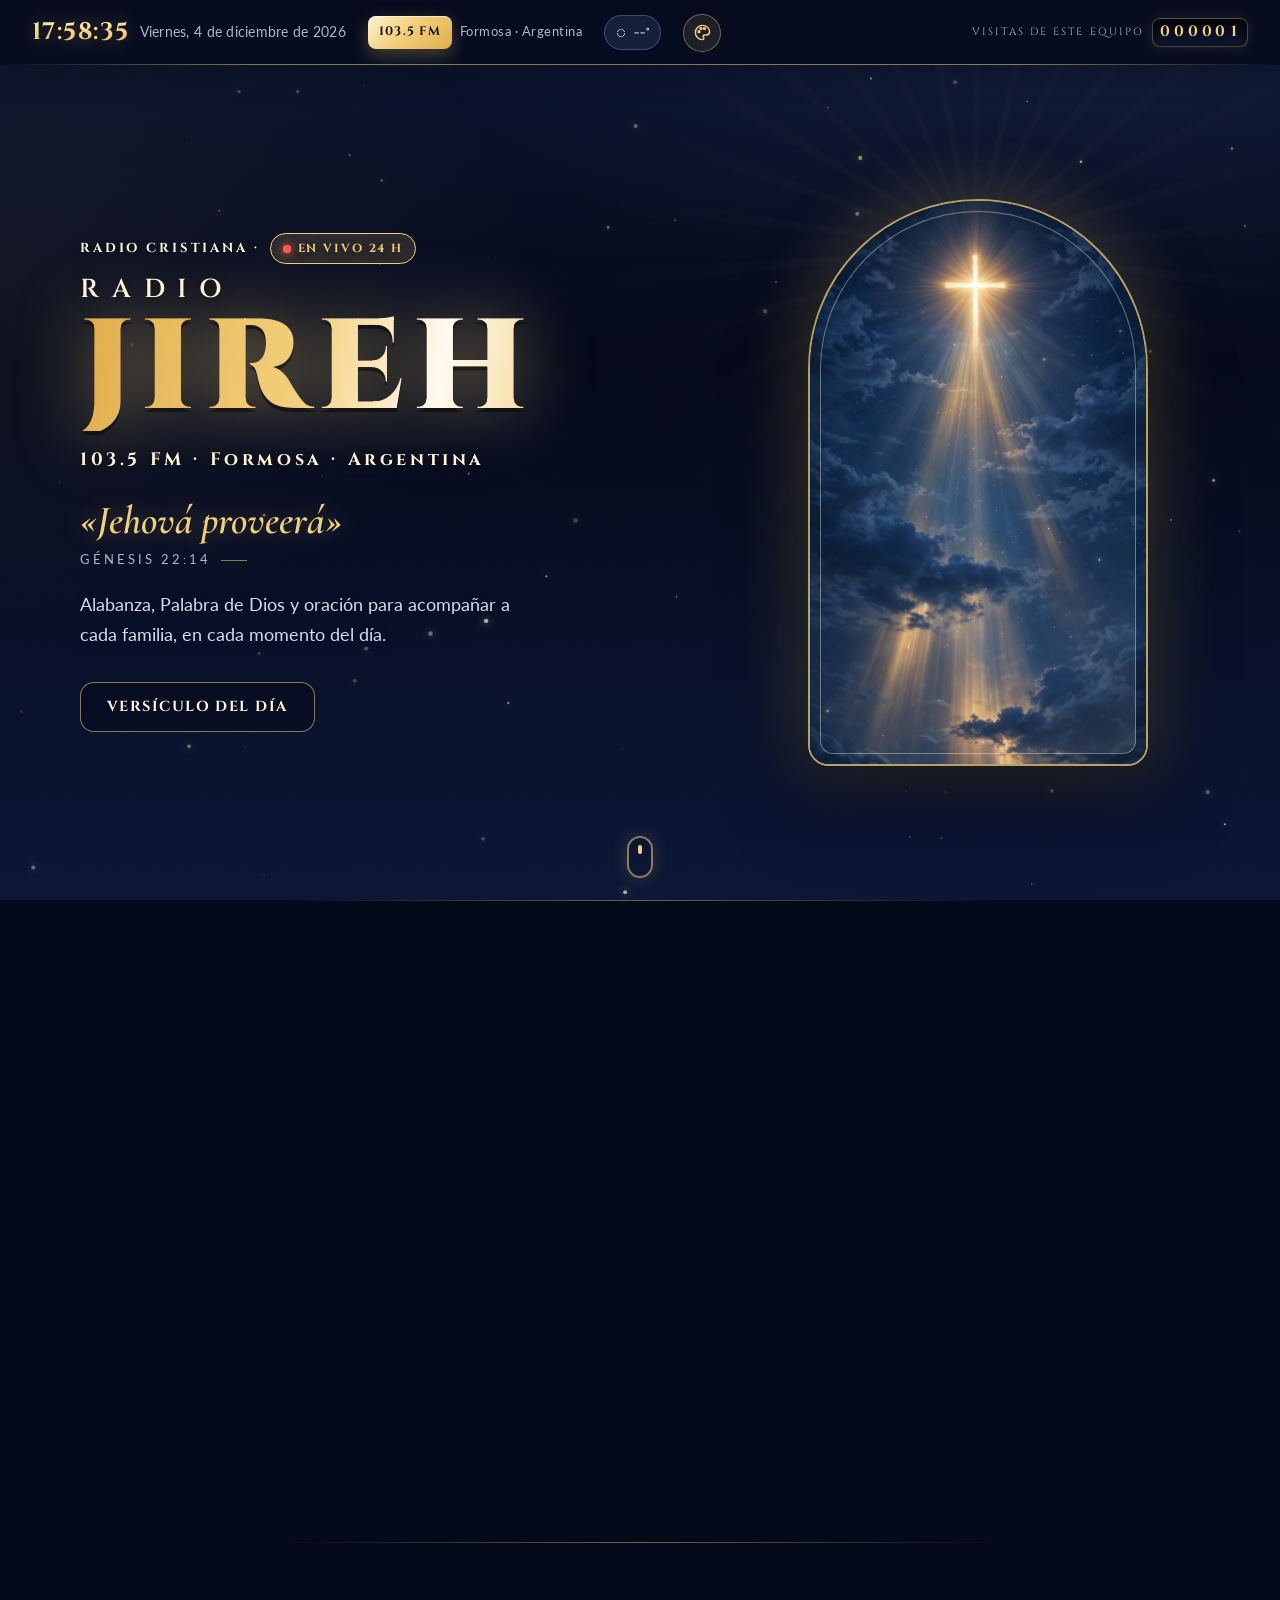
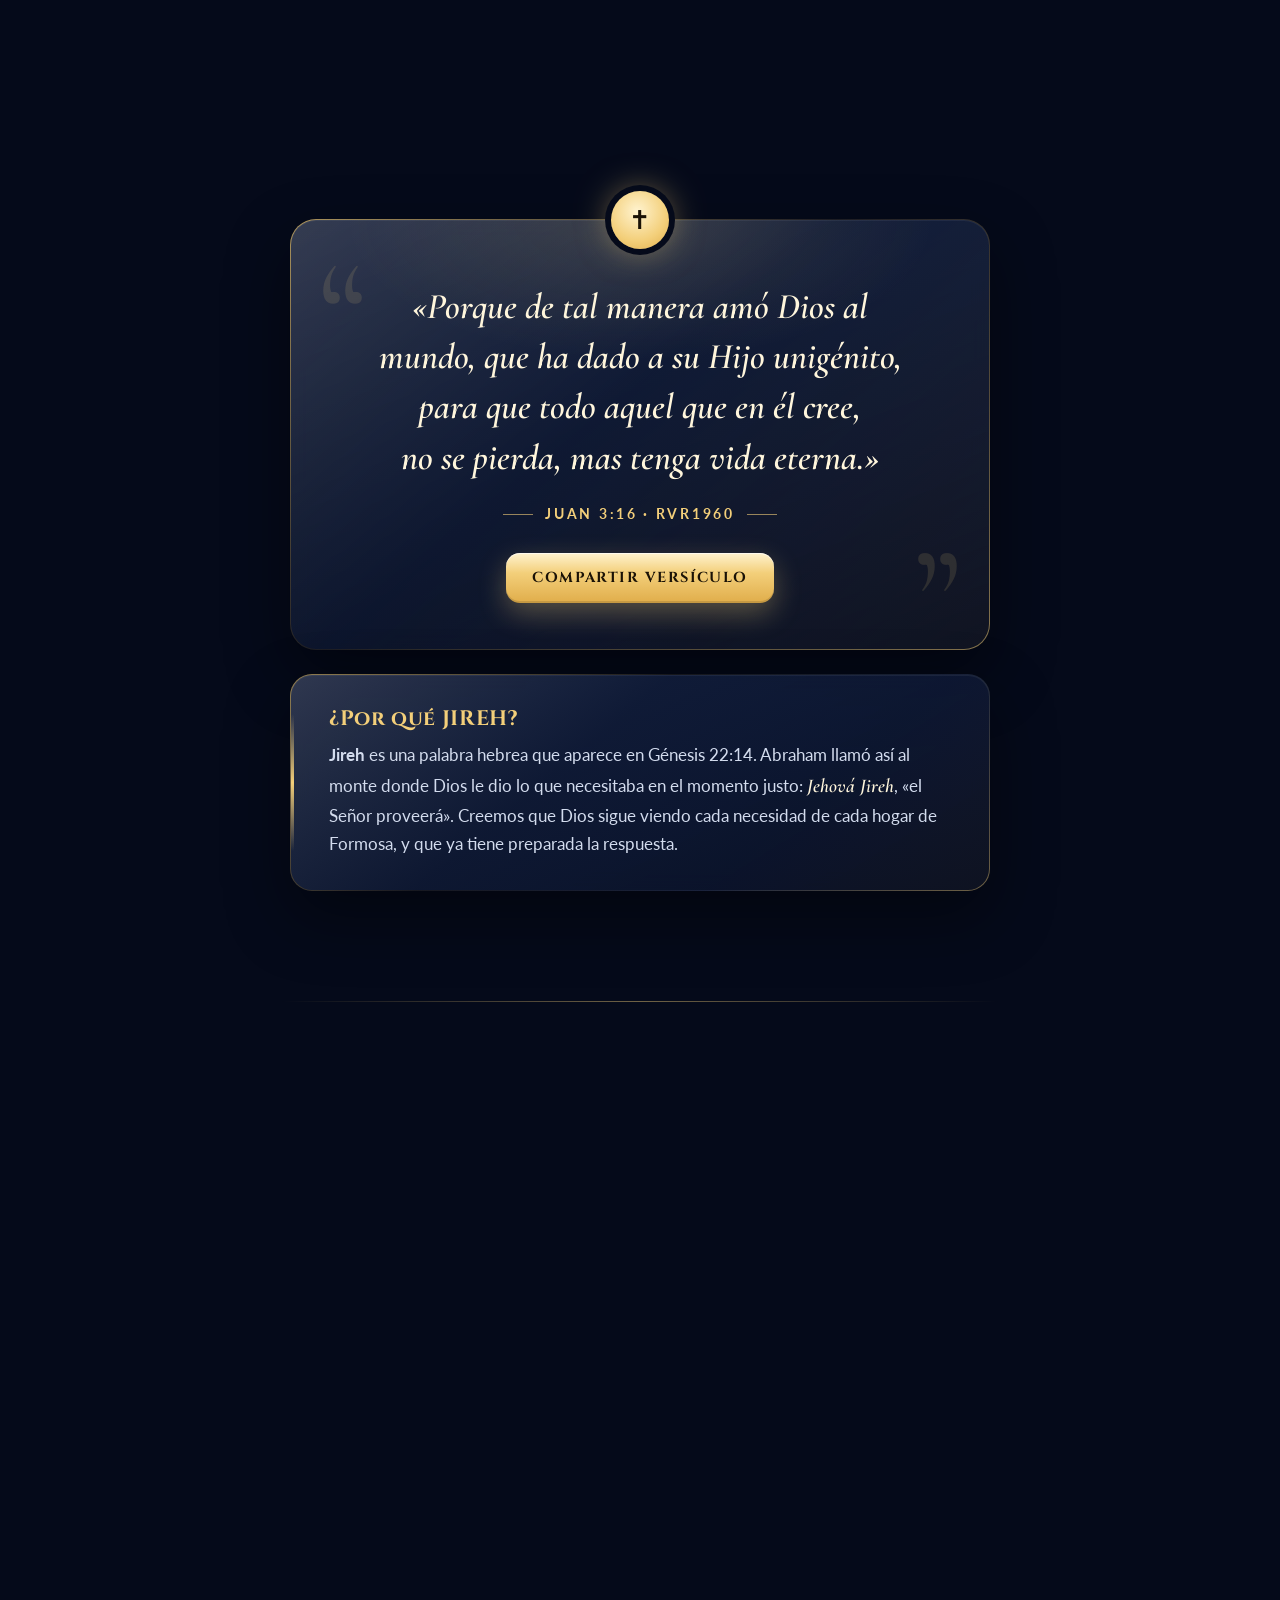
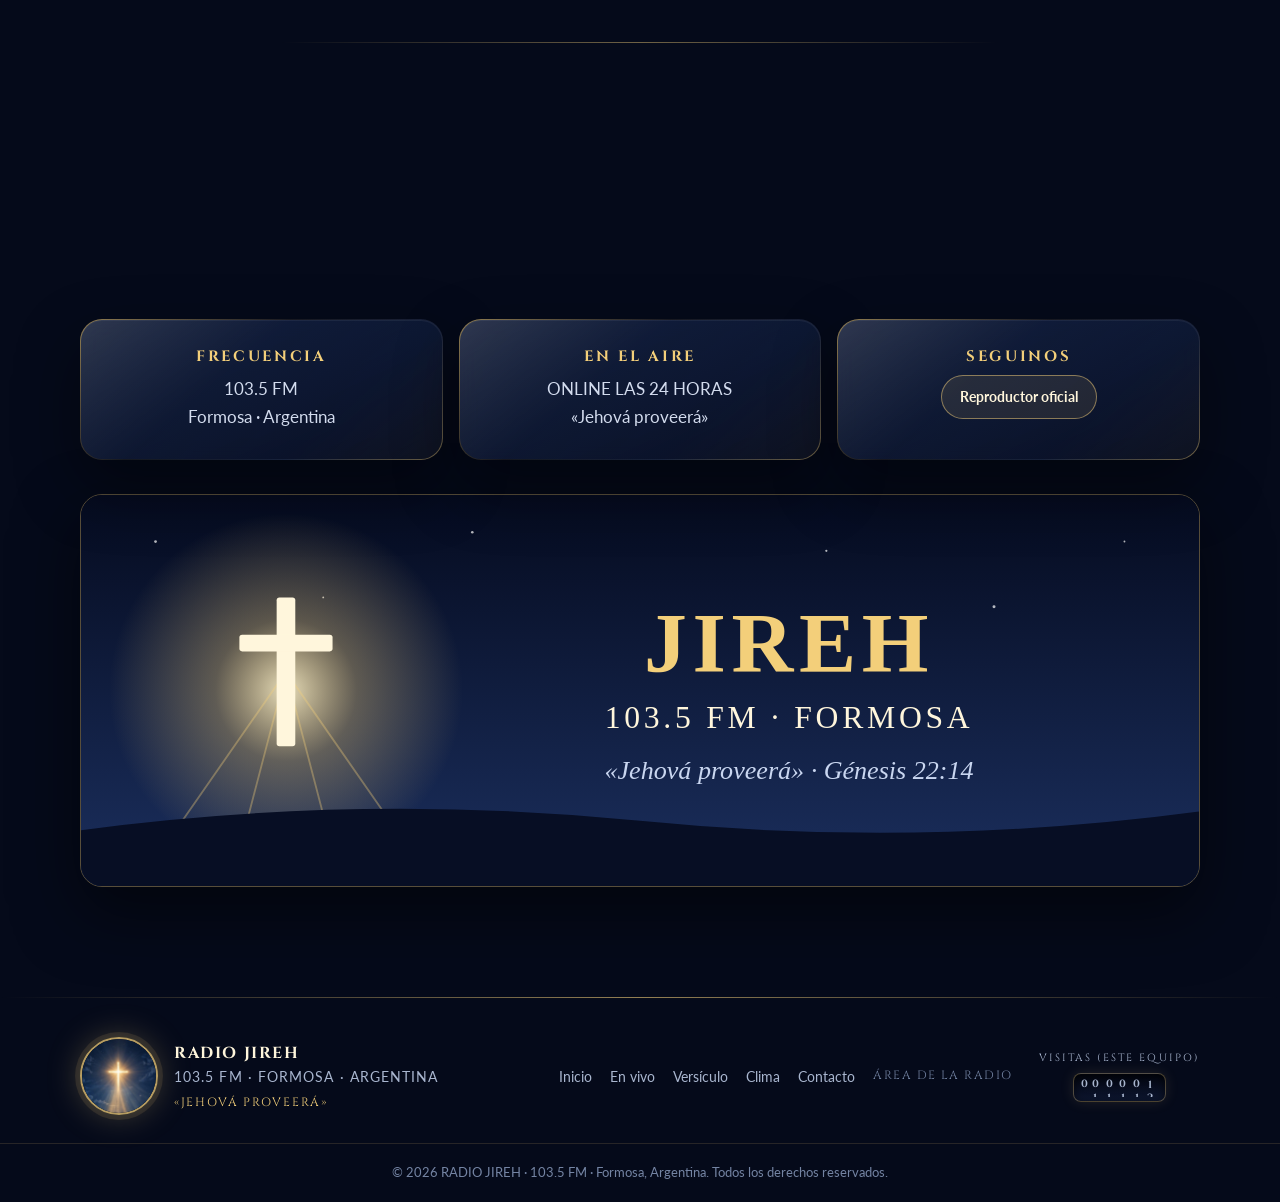
<file: index.html>
<!DOCTYPE html>
<html lang="es">

<head>
  <meta charset="utf-8">
  <meta name="viewport" content="width=device-width, initial-scale=1, viewport-fit=cover">
  <title>RADIO JIREH · 103.5 FM · Formosa, Argentina</title>
  <meta name="description"
    content="RADIO JIREH, 103.5 FM de Formosa, Argentina. Radio cristiana online las 24 horas: alabanza, Palabra de Dios, oración y el versículo del día. «Jehová proveerá» (Génesis 22:14).">
  <meta name="theme-color" content="#070d1f" id="metaColorTema">
  <meta property="og:type" content="website">
  <meta property="og:title" content="RADIO JIREH · 103.5 FM · Formosa">
  <meta property="og:description" content="Radio cristiana online 24 horas · Alabanza, Palabra y oración · «Jehová proveerá»">
  <meta property="og:image" content="assets/img/og-jireh.jpg">
  <meta property="og:locale" content="es_AR">
  <meta name="twitter:card" content="summary_large_image">
  <meta name="twitter:title" content="RADIO JIREH · 103.5 FM">
  <meta name="twitter:description" content="Radio cristiana online 24 horas desde Formosa, Argentina">
  <meta name="twitter:image" content="assets/img/og-jireh.jpg">
  <link rel="manifest" href="manifest.webmanifest">
  <meta name="mobile-web-app-capable" content="yes">
  <meta name="apple-mobile-web-app-capable" content="yes">
  <meta name="apple-mobile-web-app-status-bar-style" content="black-translucent">
  <meta name="apple-mobile-web-app-title" content="Radio JIREH">
  <link rel="icon" href="assets/img/favicon.svg" type="image/svg+xml">
  <link rel="apple-touch-icon" sizes="180x180" href="assets/img/apple-touch-icon-180.png">
  <link rel="preconnect" href="https://fonts.googleapis.com">
  <link rel="preconnect" href="https://fonts.gstatic.com" crossorigin>
  <link rel="stylesheet"
    href="https://fonts.googleapis.com/css2?family=Cinzel:wght@600;700;900&family=Cormorant+Garamond:ital,wght@0,600;1,500;1,600&family=Lato:ital,wght@0,400;0,700;1,400&display=swap">
  <link rel="stylesheet" href="css/styles.css">
  <script>
    /* Aplica el tema de colores guardado antes de dibujar la página (evita el parpadeo) */
    try { var temaGuardado = localStorage.getItem('jireh_tema'); if (temaGuardado === 'aurora' || temaGuardado === 'amanecer') { document.documentElement.setAttribute('data-tema', temaGuardado); } } catch (e) {}
  </script>
</head>

<body>

  <a class="saltar" href="#contenido">Ir al contenido principal</a>

  <!-- ============================ BARRA SUPERIOR ============================ -->
  <div class="barra-superior" id="barraSuperior">
    <div class="barra-inner">
      <div class="barra-bloque reloj-bloque">
        <span class="reloj" id="reloj">00:00:00</span>
        <span class="fecha" id="fechaLarga">—</span>
      </div>

      <div class="barra-bloque badge-frec" aria-label="Frecuencia 103.5 FM">
        <span class="badge-fm">103.5 FM</span>
        <span class="ubicacion">Formosa · Argentina</span>
      </div>

      <a class="barra-bloque clima-mini" id="climaMini" href="#clima" aria-label="Ver el clima actual de Formosa"
        title="Clima actual en Formosa">
        <span class="clima-mini-ico" id="climaMiniIco" aria-hidden="true">◑</span>
        <span class="clima-mini-temp" id="climaMiniTemp">--°</span>
      </a>

      <div class="barra-bloque tema-bloque">
        <button type="button" class="tema-btn" id="btnTema" aria-haspopup="true" aria-expanded="false"
          aria-controls="menuTema" aria-label="Cambiar los colores de la página" title="Colores de la página">
          <svg viewBox="0 0 24 24" aria-hidden="true"><path d="M12 3a9 9 0 1 0 0 18c1.1 0 1.8-.8 1.8-1.7 0-.5-.2-.9-.5-1.2-.3-.3-.5-.7-.5-1.2 0-.9.8-1.7 1.8-1.7H17a4 4 0 0 0 4-4C21 6.6 17 3 12 3Z"/><circle cx="7.5" cy="11" r="1.2"/><circle cx="10" cy="7" r="1.2"/><circle cx="14.5" cy="7" r="1.2"/></svg>
        </button>
        <div class="tema-menu" id="menuTema" role="menu" aria-label="Colores de la página" hidden>
          <span class="tema-menu-titulo">Colores</span>
          <button type="button" class="tema-opcion" role="menuitemradio" aria-checked="true" data-tema="noche">
            <span class="tema-muestra tema-muestra-noche" aria-hidden="true"></span>Noche dorada</button>
          <button type="button" class="tema-opcion" role="menuitemradio" aria-checked="false" data-tema="aurora">
            <span class="tema-muestra tema-muestra-aurora" aria-hidden="true"></span>Aurora real</button>
          <button type="button" class="tema-opcion" role="menuitemradio" aria-checked="false" data-tema="amanecer">
            <span class="tema-muestra tema-muestra-amanecer" aria-hidden="true"></span>Amanecer (claro)</button>
        </div>
      </div>

      <div class="barra-bloque visitas-bloque" title="Visitas contadas en este equipo">
        <span class="visitas-etiqueta">VISITAS DE ESTE EQUIPO</span>
        <span class="odometro" id="odometroBarra" data-odometro="1">000000</span>
      </div>
    </div>
  </div>

  <main id="contenido">
    <!-- ================================ HERO ================================= -->
    <section class="hero" id="inicio" aria-labelledby="inicio-titulo">
      <canvas class="hero-canvas" id="particulas" aria-hidden="true"></canvas>

      <div class="hero-contenido hero-layout">
        <div class="hero-copy">
          <p class="hero-kicker reveal">RADIO CRISTIANA · <span class="badge-vivo"><i></i>EN VIVO 24 H</span></p>
          <h1 class="hero-titulo reveal" id="inicio-titulo">
            <span class="hero-titulo-pre">Radio</span>
            <span class="dorado">JIREH</span>
          </h1>
          <p class="hero-frec reveal">103.5 FM · Formosa · Argentina</p>
          <blockquote class="hero-cita reveal">
            <p>«Jehová proveerá»</p>
            <cite>Génesis 22:14</cite>
          </blockquote>
          <p class="hero-frase reveal">Alabanza, Palabra de Dios y oración para acompañar a cada familia, en cada
            momento del día.</p>
          <div class="hero-acciones reveal">
            <a class="btn btn-fantasma" href="#versiculo">VERSÍCULO DEL DÍA</a>
            <button type="button" class="btn btn-instalar" id="btnInstalarApp" hidden>📲 INSTALAR APP</button>
          </div>
        </div>

        <div class="hero-visual reveal" aria-hidden="true">
          <div class="vitral">
            <img src="assets/img/fondo-cruz.jpg" alt="" width="685" height="1600" loading="eager">
          </div>
        </div>
      </div>

      <a class="hero-bajar" href="#en-vivo" aria-label="Bajar al reproductor en vivo"><span></span></a>
    </section>

    <!-- ============================== EN VIVO ================================ -->
    <section class="seccion seccion-vivo" id="en-vivo" aria-labelledby="en-vivo-titulo">
      <div class="contenedor">
        <div class="vivo-panel reveal">
          <div class="vivo-copy">
            <span class="seccion-lema">Transmisión en directo</span>
            <h2 class="seccion-titulo" id="en-vivo-titulo">EN VIVO · 103.5 FM</h2>
            <p>Desde Formosa para todo el mundo. Tocá el botón y escuchá la radio donde estés.</p>
          </div>

          <div class="reproductor" id="reproductor" data-estado="detenido">
            <button type="button" class="btn-play" id="btnPlay" aria-label="Reproducir la radio">
              <span class="btn-play-aro" aria-hidden="true"></span>
              <span class="btn-play-ico" id="iconoPlay" aria-hidden="true">▶</span>
              <span class="btn-play-txt" id="textoPlay">ESCUCHAR</span>
            </button>
            <div class="ecualizador" aria-hidden="true"><i></i><i></i><i></i><i></i><i></i><i></i><i></i><i></i><i></i><i></i><i></i><i></i><i></i></div>
            <div class="repro-estado">
              <span class="repro-led" aria-hidden="true"></span>
              <span class="lcd-estado" id="estadoRepro" role="status" aria-live="polite">DETENIDO</span>
              <span class="repro-tiempo" id="tiempoRepro">00:00</span>
            </div>
            <div class="repro-volumen">
              <label class="vol-etiqueta" for="volumen">VOLUMEN</label>
              <input type="range" id="volumen" min="0" max="100" value="80" step="1" aria-label="Volumen">
              <output class="vol-valor" id="volValor" for="volumen">80</output>
            </div>
            <button type="button" class="btn btn-fantasma btn-reintentar" id="btnReintentar" hidden>↻ REINTENTAR</button>
            <audio id="radioAudio" preload="none"></audio>
          </div>
        </div>
      </div>
    </section>

    <!-- =========================== VERSÍCULO DEL DÍA ========================= -->
    <section class="seccion seccion-versiculo" id="versiculo" aria-labelledby="versiculo-titulo">
      <div class="contenedor contenedor-estrecho">
        <header class="seccion-cabecera reveal">
          <span class="seccion-lema">Pan para el alma</span>
          <h2 class="seccion-titulo" id="versiculo-titulo">VERSÍCULO DEL DÍA</h2>
          <span class="separador"></span>
        </header>

        <figure class="versiculo-card reveal">
          <span class="versiculo-comillas" aria-hidden="true">✝</span>
          <blockquote class="versiculo-texto" id="versiculoTexto">«Jehová es mi pastor; nada me faltará.»</blockquote>
          <figcaption class="versiculo-cita" id="versiculoCita">Salmos 23:1 · RVR1960</figcaption>
          <button type="button" class="btn btn-dorado" id="btnCompartirVersiculo">COMPARTIR VERSÍCULO</button>
        </figure>

        <div class="nombre-card reveal">
          <h3>¿Por qué JIREH?</h3>
          <p><strong>Jireh</strong> es una palabra hebrea que aparece en Génesis 22:14. Abraham llamó así al monte donde
            Dios le dio lo que necesitaba en el momento justo: <em>Jehová Jireh</em>, «el Señor proveerá». Creemos que
            Dios sigue viendo cada necesidad de cada hogar de Formosa, y que ya tiene preparada la respuesta.</p>
        </div>
      </div>
    </section>

    <!-- =========================== PEDIDOS DE ORACIÓN ======================== -->
    <section class="seccion seccion-oracion" id="oracion" aria-labelledby="oracion-titulo">
      <div class="contenedor contenedor-estrecho">
        <header class="seccion-cabecera reveal">
          <span class="seccion-lema">Oramos con vos</span>
          <h2 class="seccion-titulo" id="oracion-titulo">PEDIDOS DE ORACIÓN</h2>
          <p class="seccion-bajada">«Orad unos por otros» (Santiago 5:16). Dejanos tu pedido y lo vamos a presentar
            en oración.</p>
          <span class="separador"></span>
        </header>

        <form class="news-form reveal" id="formOracion" novalidate>
          <div class="campo">
            <label for="oracionNombre">Nombre <span class="opcional">(opcional)</span></label>
            <input type="text" id="oracionNombre" name="nombre" autocomplete="given-name" placeholder="Cómo te llamás">
          </div>
          <div class="campo">
            <label for="oracionPedido">Tu pedido *</label>
            <textarea id="oracionPedido" name="pedido" rows="4" required aria-describedby="oracionError"
              placeholder="Contanos por qué querés que oremos"></textarea>
            <p class="error-campo" id="oracionError" role="alert" hidden></p>
          </div>
          <button class="btn btn-dorado btn-ancho" type="submit" id="btnOracion">ENVIAR PEDIDO</button>
          <p class="privacidad" id="oracionNota"></p>
        </form>
      </div>
    </section>

    <!-- ================================= CLIMA =============================== -->
    <section class="seccion seccion-clima" id="clima" aria-labelledby="clima-titulo">
      <div class="contenedor">
        <header class="seccion-cabecera reveal">
          <span class="seccion-lema">Condiciones actuales · Formosa</span>
          <h2 class="seccion-titulo" id="clima-titulo">CLIMA DE FORMOSA</h2>
          <span class="separador"></span>
        </header>

        <div class="clima-card reveal" id="climaCard">
          <div class="clima-estado" id="climaEstado" role="status" aria-live="polite">Cargando el clima…</div>
          <div class="clima-principal" id="climaPrincipal" hidden>
            <div class="clima-ico" id="climaIco" aria-hidden="true"></div>
            <div class="clima-numeros">
              <div class="clima-temp" id="climaTemp">--°</div>
              <div class="clima-sens" id="climaSens">Sensación --°</div>
              <div class="clima-desc" id="climaDesc">—</div>
            </div>
            <ul class="clima-datos" id="climaDatos">
              <li><span>Humedad</span><strong id="climaHumedad">--%</strong></li>
              <li><span>Viento</span><strong id="climaViento">-- km/h</strong></li>
              <li><span>Ubicación</span><strong>Formosa · AR</strong></li>
            </ul>
          </div>
          <p class="clima-actualizado" id="climaActualizado" hidden></p>
          <div class="clima-dias" id="climaDias" hidden></div>
          <p class="clima-fuente">Fuente: <a href="https://wttr.in/Formosa,Argentina" target="_blank"
              rel="noopener noreferrer">wttr.in / WorldWeatherOnline</a>.</p>
          <button type="button" class="btn btn-fantasma" id="btnClimaReintentar" hidden>Reintentar</button>
        </div>
      </div>
    </section>

    <!-- ============================== NEWSLETTER ============================== -->
    <section class="seccion seccion-news" id="newsletter" aria-labelledby="newsletter-titulo">
      <div class="contenedor contenedor-estrecho">
        <header class="seccion-cabecera reveal">
          <span class="seccion-lema">Mantenete conectado</span>
          <h2 class="seccion-titulo" id="newsletter-titulo">NEWSLETTER</h2>
          <p class="seccion-bajada">Recibí las novedades de la radio, la programación especial y los eventos de la
            iglesia.</p>
          <span class="separador"></span>
        </header>

        <form class="news-form reveal" id="formNews" novalidate>
          <div class="campo">
            <label for="newsNombre">Nombre <span class="opcional">(opcional)</span></label>
            <input type="text" id="newsNombre" name="nombre" autocomplete="given-name" placeholder="Cómo te llamás">
          </div>
          <div class="campo">
            <label for="newsEmail">Correo electrónico *</label>
            <input type="email" id="newsEmail" name="email" autocomplete="email" placeholder="tucorreo@ejemplo.com"
              required aria-describedby="newsError">
            <p class="error-campo" id="newsError" role="alert" hidden></p>
          </div>
          <button class="btn btn-dorado btn-ancho" type="submit">QUIERO SUMARME</button>
          <p class="privacidad">
            <strong>Privacidad:</strong> al enviar, se abre tu programa de correo con el mensaje
            para la radio (no se envía a ningún servidor ni a terceros); además la suscripción
            queda guardada en este equipo, dentro de la lista del panel. Podés pedir que la
            saquemos cuando quieras escribiéndonos.
          </p>
        </form>
      </div>
    </section>

    <!-- =============================== CONTACTO ============================== -->
    <section class="seccion seccion-contacto" id="contacto" aria-labelledby="contacto-titulo">
      <div class="contenedor">
        <header class="seccion-cabecera reveal">
          <span class="seccion-lema">Siempre en el aire</span>
          <h2 class="seccion-titulo" id="contacto-titulo">CONTACTO</h2>
          <span class="separador"></span>
        </header>

        <div class="contacto-grid reveal">
          <div class="contacto-dato">
            <h3>Frecuencia</h3>
            <p>103.5 FM<br>Formosa · Argentina</p>
          </div>
          <div class="contacto-dato">
            <h3>En el aire</h3>
            <p>ONLINE LAS 24 HORAS<br>«Jehová proveerá»</p>
          </div>
          <div class="contacto-dato">
            <h3>Seguinos</h3>
            <p class="redes" id="listaRedes"><!-- generado por main.js desde config.js --></p>
          </div>
        </div>

        <img class="banner-vivo reveal" src="assets/img/banner-vivo.svg"
          alt="Cruz iluminada: Radio JIREH 103.5 FM Formosa · «Jehová proveerá», Génesis 22:14" width="1200"
          height="420" loading="lazy">
      </div>
    </section>

  </main>

  <!-- ================================ FOOTER =============================== -->
  <footer class="pie">
    <div class="contenedor pie-inner">
      <div class="pie-marca">
        <img src="logo-radio.jpg" alt="Logo de Radio JIREH: cruz de luz en el cielo" width="90" height="90"
          loading="lazy">
        <div>
          <strong>RADIO JIREH</strong>
          <span>103.5 FM · FORMOSA · ARGENTINA</span>
          <span class="pie-tagline">«JEHOVÁ PROVEERÁ»</span>
        </div>
      </div>

      <div class="pie-links">
        <a href="#inicio">Inicio</a>
        <a href="#en-vivo">En vivo</a>
        <a href="#versiculo">Versículo</a>
        <a href="#oracion">Oración</a>
        <a href="#clima">Clima</a>
        <a href="#newsletter">Newsletter</a>
        <a href="#contacto">Contacto</a>
        <a href="#" id="linkAdmin" class="pie-admin">Área de la radio</a>
      </div>

      <div class="pie-visitas">
        <span>VISITAS (ESTE EQUIPO)</span>
        <span class="odometro" id="odometroPie" data-odometro="1">000000</span>
      </div>
    </div>
    <div class="pie-legal">
      <p>© 2026 RADIO JIREH · 103.5 FM · Formosa, Argentina. Todos los derechos reservados.</p>
    </div>
  </footer>

  <!-- ============================ MODAL ÁREA DE LA RADIO ==================== -->
  <div class="modal modal-admin" id="modalAdmin" role="dialog" aria-modal="true" aria-labelledby="adminTitulo" hidden>
    <div class="modal-fondo" data-cerrar></div>
    <div class="modal-caja modal-caja-ancho" role="document">
      <button class="modal-cerrar" type="button" data-cerrar aria-label="Cerrar el panel">✕</button>

      <!-- Paso 1: contraseña -->
      <div id="adminLogin">
        <h3 class="modal-titulo" id="adminTitulo">Área de la radio</h3>
        <p class="admin-sut">Ingresá la contraseña del dueño para administrar la página.</p>
        <form id="formLogin" novalidate>
          <div class="campo">
            <label for="adminClave">Contraseña</label>
            <input type="password" id="adminClave" autocomplete="current-password" required>
            <p class="error-campo" id="adminError" role="alert" hidden>La contraseña no coincide. Probá de nuevo.</p>
          </div>
          <button class="btn btn-dorado btn-ancho" type="submit">ENTRAR</button>
        </form>
      </div>

      <!-- Paso 2: panel -->
      <div id="adminPanel" hidden>
        <h3 class="modal-titulo">Panel de administración</h3>

        <div class="admin-resumen">
          <div class="admin-stat"><span>Visitas (equipo)</span><strong id="adminVisitas">0</strong></div>
          <div class="admin-stat"><span>Suscriptores</span><strong id="adminSuscriptores">0</strong></div>
        </div>

        <div class="admin-tabs" id="adminTabs" role="tablist">
          <button type="button" class="admin-tab activo" data-atab="suscriptores">Suscriptores</button>
          <button type="button" class="admin-tab" data-atab="ajustes">Ajustes</button>
        </div>

        <!-- Suscriptores -->
        <section class="admin-pane" id="paneSuscriptores">
          <p class="admin-sut">Suscriptores guardados en este equipo (localStorage <code>jireh_suscriptores</code>).
            Se cargan desde la sección Newsletter, que en la página sólo aparece si está configurado
            <code>NEWSLETTER_EMAIL</code> en <code>js/config.js</code>.
          </p>
          <div class="admin-tabla-env">
            <table class="admin-tabla" id="tablaSuscriptores">
              <thead>
                <tr>
                  <th>#</th>
                  <th>Nombre</th>
                  <th>Correo</th>
                  <th>Fecha</th>
                </tr>
              </thead>
              <tbody></tbody>
            </table>
          </div>
          <div class="admin-botones">
            <button class="btn btn-dorado" type="button" id="btnCsv">Exportar CSV</button>
            <button class="btn btn-fantasma" type="button" id="btnVaciar">Vaciar lista</button>
          </div>
          <p class="admin-msg" id="msgSuscriptores" role="status"></p>
        </section>

        <!-- Ajustes -->
        <section class="admin-pane" id="paneAjustes" hidden>
          <div class="admin-bloque">
            <h4>Cambiar contraseña</h4>
            <div class="admin-campo-fila">
              <div class="admin-campo"><label for="claveNueva">Nueva contraseña</label><input type="password"
                  id="claveNueva"></div>
              <div class="admin-campo"><label for="claveRepetir">Repetir</label><input type="password"
                  id="claveRepetir"></div>
            </div>
            <div class="admin-botones"><button class="btn btn-dorado" type="button" id="btnClave">Guardar
                contraseña</button></div>
            <p class="admin-msg" id="msgClave" role="status"></p>
          </div>

          <div class="admin-bloque">
            <h4>Datos de la radio</h4>
            <p class="admin-sut">El WhatsApp para pedidos de oración, las redes sociales y el correo del
              newsletter se cambian en <code>js/config.js</code>. Los versículos del día están en
              <code>js/data.js</code>.</p>
          </div>

          <div class="admin-bloque">
            <h4>Visitas</h4>
            <p class="admin-sut">Contador local: se cuentan las visitas de este equipo/navegador.
              No es un conteo global del sitio. Van <strong id="adminVisitas2">0</strong> en este equipo.</p>
          </div>
        </section>

        <div class="admin-salir">
          <button class="btn btn-fantasma" type="button" id="btnSalirAdmin">Cerrar sesión</button>
        </div>
      </div>
    </div>
  </div>

  <!-- ============================ MODAL INSTALAR APP (iOS / MANUAL) ========= -->
  <div class="modal" id="modalInstalar" role="dialog" aria-modal="true" aria-labelledby="instalarTitulo" hidden>
    <div class="modal-fondo" data-cerrar></div>
    <div class="modal-caja" role="document">
      <button class="modal-cerrar" type="button" data-cerrar aria-label="Cerrar instrucciones">✕</button>
      <div class="modal-cab">
        <span class="modal-cat">APP MÓVIL</span>
        <span class="modal-fecha">103.5 FM</span>
      </div>
      <h3 class="modal-titulo" id="instalarTitulo">Instalar en tu teléfono</h3>
      <div class="modal-texto" id="instalarInstrucciones"></div>
    </div>
  </div>

  <!-- ===================== BANNER "INSTALAR APP" (SOLO CELULARES) =========== -->
  <aside class="banner-app" id="bannerApp" aria-label="Instalar la aplicación" hidden>
    <img class="banner-app-ico" src="assets/img/app-icon-192.png" alt="" width="52" height="52">
    <div class="banner-app-texto">
      <strong>Instalá la app Radio JIREH</strong>
      <span>Gratis · la radio a un toque</span>
    </div>
    <button type="button" class="banner-app-btn" id="bannerAppInstalar">INSTALAR</button>
    <button type="button" class="banner-app-cerrar" id="bannerAppCerrar" aria-label="Ahora no">✕</button>
  </aside>

  <!-- ============== BARRA INFERIOR TIPO APP (SOLO CELULARES / TABLETS) ======= -->
  <nav class="barra-app" id="barraApp" aria-label="Navegación rápida">
    <a class="barra-app-item" href="#inicio" data-seccion="inicio">
      <span class="barra-app-ico" aria-hidden="true">
        <svg viewBox="0 0 24 24"><path d="M3 11.5 12 4l9 7.5"/><path d="M5.5 9.8V20h13V9.8"/><path d="M10 20v-5.5h4V20"/></svg>
      </span>
      <span class="barra-app-txt">Inicio</span>
    </a>
    <a class="barra-app-item" href="#versiculo" data-seccion="versiculo">
      <span class="barra-app-ico" aria-hidden="true">
        <svg viewBox="0 0 24 24"><path d="M12 6.5C10 5 7 4.5 4 5v13.5c3-.5 6 0 8 1.5 2-1.5 5-2 8-1.5V5c-3-.5-6 0-8 1.5Z"/><path d="M12 6.5V20"/></svg>
      </span>
      <span class="barra-app-txt">Versículo</span>
    </a>
    <button type="button" class="barra-app-play" id="barraAppPlay" aria-label="Reproducir la radio" data-estado="detenido">
      <span class="barra-app-play-circulo" aria-hidden="true"><span id="barraAppPlayIco">▶</span></span>
      <span class="barra-app-txt" id="barraAppPlayTxt">Escuchar</span>
    </button>
    <a class="barra-app-item" href="#clima" data-seccion="clima">
      <span class="barra-app-ico" aria-hidden="true">
        <svg viewBox="0 0 24 24"><circle cx="9" cy="9" r="3.5"/><path d="M9 2.5v1.5M2.5 9H4M4.4 4.4l1 1M13.6 4.4l-1 1"/><path d="M8 20h9.5a3.5 3.5 0 0 0 0-7 5 5 0 0 0-9.4 1.2A3 3 0 0 0 8 20Z"/></svg>
      </span>
      <span class="barra-app-txt">Clima</span>
    </a>
    <button type="button" class="barra-app-item" id="barraAppCompartir">
      <span class="barra-app-ico" aria-hidden="true">
        <svg viewBox="0 0 24 24"><circle cx="18" cy="5.5" r="2.5"/><circle cx="6" cy="12" r="2.5"/><circle cx="18" cy="18.5" r="2.5"/><path d="m8.2 10.8 7.6-4.1M8.2 13.2l7.6 4.1"/></svg>
      </span>
      <span class="barra-app-txt">Compartir</span>
    </button>
  </nav>

  <!-- ================================ TOAST ================================= -->
  <div class="toast" id="toast" role="status" aria-live="polite" hidden>
    <span class="toast-ico" aria-hidden="true">✝</span>
    <span class="toast-txt" id="toastTexto"></span>
  </div>

  <script src="js/config.js"></script>
  <script src="js/data.js"></script>
  <script src="js/admin.js"></script>
  <script src="js/main.js"></script>
  <script src="js/temas.js"></script>
  <script src="js/efectos.js"></script>
</body>

</html>
</file>
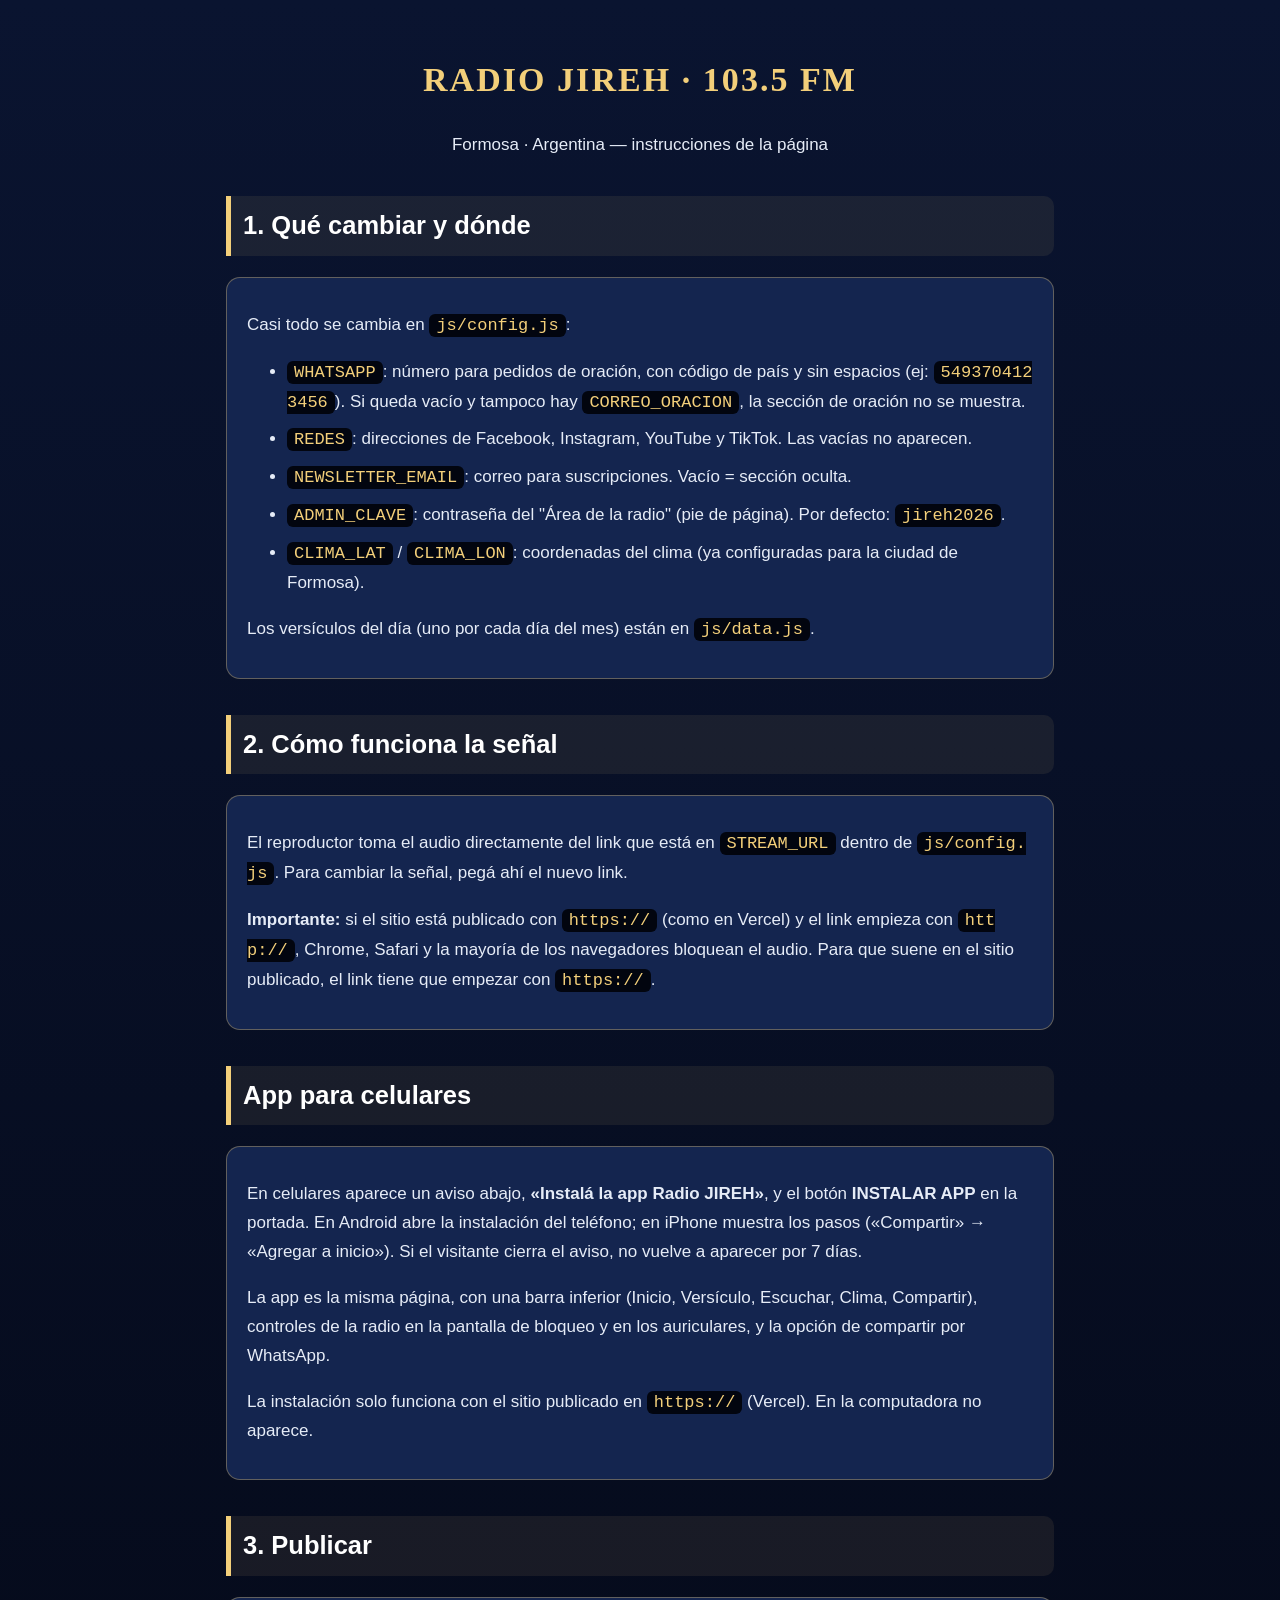
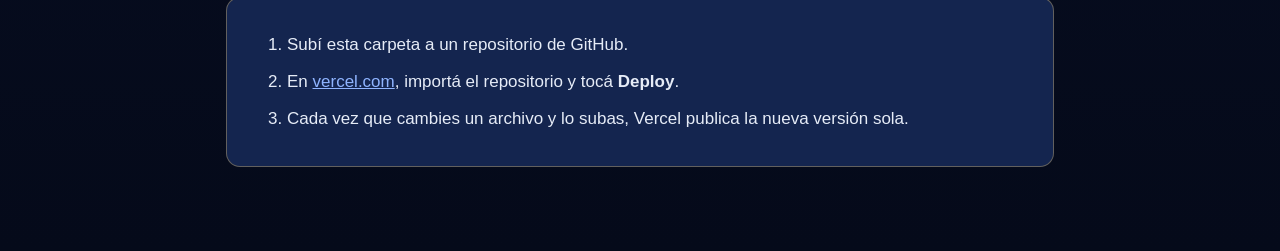
<file: LEEME.html>
<!DOCTYPE html>
<html lang="es">
<head>
<meta charset="utf-8">
<meta name="viewport" content="width=device-width, initial-scale=1">
<title>LEEME · Radio JIREH</title>
<style>
  :root{--oro:#f3cf7a;--fondo:#050a1a;--caja:#14254f;--texto:#e6ecf7}
  *{box-sizing:border-box}
  body{margin:0;background:linear-gradient(180deg,#0a1430,var(--fondo));color:var(--texto);
    font-family:'Segoe UI',Roboto,Arial,sans-serif;line-height:1.7;font-size:17px}
  .wrap{max-width:860px;margin:0 auto;padding:28px 16px 70px}
  h1{color:var(--oro);text-align:center;font-family:Georgia,serif;letter-spacing:.06em}
  h2{color:#fff;border-left:5px solid var(--oro);padding:8px 12px;margin-top:36px;background:rgba(243,207,122,.08);border-radius:0 10px 10px 0}
  .caja{background:var(--caja);border:1px solid rgba(243,207,122,.35);border-radius:14px;padding:16px 20px;margin:14px 0}
  code{background:#02050f;color:var(--oro);padding:2px 7px;border-radius:6px;word-break:break-all}
  li{margin:8px 0}
  a{color:#8fb4ff}
</style>
</head>
<body>
<div class="wrap">
  <h1>RADIO JIREH · 103.5 FM</h1>
  <p style="text-align:center">Formosa · Argentina — instrucciones de la página</p>

  <h2>1. Qué cambiar y dónde</h2>
  <div class="caja">
    <p>Casi todo se cambia en <code>js/config.js</code>:</p>
    <ul>
      <li><code>WHATSAPP</code>: número para pedidos de oración, con código de país y sin espacios (ej: <code>5493704123456</code>). Si queda vacío y tampoco hay <code>CORREO_ORACION</code>, la sección de oración no se muestra.</li>
      <li><code>REDES</code>: direcciones de Facebook, Instagram, YouTube y TikTok. Las vacías no aparecen.</li>
      <li><code>NEWSLETTER_EMAIL</code>: correo para suscripciones. Vacío = sección oculta.</li>
      <li><code>ADMIN_CLAVE</code>: contraseña del "Área de la radio" (pie de página). Por defecto: <code>jireh2026</code>.</li>
      <li><code>CLIMA_LAT</code> / <code>CLIMA_LON</code>: coordenadas del clima (ya configuradas para la ciudad de Formosa).</li>
    </ul>
    <p>Los versículos del día (uno por cada día del mes) están en <code>js/data.js</code>.</p>
  </div>

  <h2>2. Cómo funciona la señal</h2>
  <div class="caja">
    <p>El reproductor toma el audio directamente del link que está en <code>STREAM_URL</code> dentro de
      <code>js/config.js</code>. Para cambiar la señal, pegá ahí el nuevo link.</p>
    <p><strong>Importante:</strong> si el sitio está publicado con <code>https://</code> (como en Vercel) y el link empieza
      con <code>http://</code>, Chrome, Safari y la mayoría de los navegadores bloquean el audio. Para que suene en el
      sitio publicado, el link tiene que empezar con <code>https://</code>.</p>
  </div>

  <h2>App para celulares</h2>
  <div class="caja">
    <p>En celulares aparece un aviso abajo, <strong>«Instalá la app Radio JIREH»</strong>, y el botón
      <strong>INSTALAR APP</strong> en la portada. En Android abre la instalación del teléfono; en iPhone muestra
      los pasos («Compartir» → «Agregar a inicio»). Si el visitante cierra el aviso, no vuelve a aparecer por 7 días.</p>
    <p>La app es la misma página, con una barra inferior (Inicio, Versículo, Escuchar, Clima, Compartir), controles
      de la radio en la pantalla de bloqueo y en los auriculares, y la opción de compartir por WhatsApp.</p>
    <p>La instalación solo funciona con el sitio publicado en <code>https://</code> (Vercel). En la computadora no aparece.</p>
  </div>

  <h2>3. Publicar</h2>
  <div class="caja">
    <ol>
      <li>Subí esta carpeta a un repositorio de GitHub.</li>
      <li>En <a href="https://vercel.com" target="_blank" rel="noopener">vercel.com</a>, importá el repositorio y tocá <strong>Deploy</strong>.</li>
      <li>Cada vez que cambies un archivo y lo subas, Vercel publica la nueva versión sola.</li>
    </ol>
  </div>
</div>
</body>
</html>
</file>
<file: css/styles.css>
/* =====================================================================
   RADIO JIREH · 103.5 FM · FORMOSA · ARGENTINA
   Hoja de estilos principal (sin frameworks, CSS puro)
   Mobile-first: 320-480 · breakpoints 640 / 900 / 1100

   TEMAS DE COLOR (se eligen con el botón de la paleta, arriba):
     · Noche dorada  (predeterminado) — azul noche y oro
     · Aurora real                    — violeta profundo y oro rosado
     · Amanecer                       — claro, marfil y oro
   Todos los colores salen de las variables de la sección 1.
   ===================================================================== */

/* ---------------------------------------------------------------------
   1. VARIABLES, TEMAS Y RESET
   --------------------------------------------------------------------- */
:root{
  --topbar-h:88px;
  --barra-app-h:66px;
  --radio-borde:22px;
  --radio-chico:14px;

  --fuente-titulo:'Cinzel','Trajan Pro',Georgia,'Times New Roman',serif;
  --fuente-cuerpo:'Lato','Segoe UI',Roboto,system-ui,-apple-system,sans-serif;
  --fuente-cita:'Cormorant Garamond','Cinzel',Georgia,serif;

  --curva:cubic-bezier(.22,1,.36,1);
  --error:#ff9d87;
  --rojo-vivo:#ff5a4a;
  --verde-vivo:#5ee08a;

  /* Oro de botones y brillos (igual en Noche y Amanecer) */
  --g1:#fff3cf;--g2:#f3cf7a;--g3:#e0ad4a;--g4:#a8752a;
  --sobre-oro:#1a1206;
}

/* Paleta "Noche dorada": la base. También se usa en las zonas que siempre
   son oscuras (portada, reproductor, clima y ventanas) en el tema Amanecer. */
:root,
[data-tema="amanecer"] :is(.vivo-panel,.clima-card,.modal-caja){
  color-scheme:dark;
  --bg:#050a1a;
  --bg-2:#0a1430;
  --bg-3:#0b1636;
  --pagina-rgb:5,10,26;
  --oro-rgb:243,207,122;
  --frio-rgb:143,180,255;

  --oro:#f3cf7a;
  --oro-fuerte:#e0ad4a;
  --luz:#fff6dc;
  --frio:#8fb4ff;

  --texto:#e6ecf7;
  --texto-2:#d3dcee;
  --texto-tenue:#a9b6cf;
  --texto-apagado:#7484a3;
  --titulo:#fff6dc;
  --blanco:#ffffff;

  --sup:rgba(20,37,79,.78);
  --sup-2:rgba(6,12,30,.92);
  --sup-chip:rgba(5,10,26,.6);
  --input:rgba(3,7,20,.72);

  --sombra-caja:0 26px 64px rgba(0,0,0,.42);
  --sombra-oro:0 0 34px rgba(243,207,122,.28);
  --grano-opacidad:.05;
}

/* Paleta "Aurora real" */
:root[data-tema="aurora"]{
  color-scheme:dark;
  --bg:#0b0615;
  --bg-2:#160a29;
  --bg-3:#1d0e35;
  --pagina-rgb:11,6,21;
  --oro-rgb:242,195,143;
  --frio-rgb:196,160,255;

  --oro:#f2c38f;
  --oro-fuerte:#d99a5b;
  --luz:#fff0e0;
  --frio:#c4a0ff;
  --g1:#fff0dd;--g2:#f2c38f;--g3:#d99a5b;--g4:#9c6534;

  --texto:#efe8fa;
  --texto-2:#ddd2ee;
  --texto-tenue:#b4a5ca;
  --texto-apagado:#85759e;
  --titulo:#fff0e0;

  --sup:rgba(48,25,86,.74);
  --sup-2:rgba(14,7,28,.92);
  --sup-chip:rgba(14,7,28,.62);
  --input:rgba(10,5,20,.72);

  --sombra-oro:0 0 34px rgba(242,195,143,.28);
}

/* Paleta "Amanecer" (clara) */
:root[data-tema="amanecer"]{
  color-scheme:light;
  --bg:#fbf6ec;
  --bg-2:#f3e8d3;
  --bg-3:#fffaf1;
  --pagina-rgb:251,246,236;
  --oro-rgb:176,124,38;
  --frio-rgb:38,66,140;

  --oro:#9a6a1c;
  --oro-fuerte:#7d5412;
  --luz:#14204a;
  --frio:#26428c;

  --texto:#1f2a44;
  --texto-2:#35425f;
  --texto-tenue:#5b6682;
  --texto-apagado:#697087;
  --titulo:#14204a;
  --blanco:#14204a;

  --sup:rgba(255,255,255,.86);
  --sup-2:rgba(255,249,238,.94);
  --sup-chip:rgba(255,255,255,.75);
  --input:#ffffff;

  --sombra-caja:0 22px 54px rgba(84,60,18,.14);
  --sombra-oro:0 0 30px rgba(224,173,74,.35);
  --grano-opacidad:.035;
}

*,*::before,*::after{box-sizing:border-box}

html{
  scroll-behavior:smooth;
  scroll-padding-top:calc(var(--topbar-h) + env(safe-area-inset-top) + 8px);
  -webkit-text-size-adjust:100%;
  background:var(--bg);
}

body{
  margin:0;
  background:transparent;
  color:var(--texto);
  font-family:var(--fuente-cuerpo);
  font-size:clamp(15px,1.05vw + 12px,17px);
  line-height:1.65;
  overflow-x:hidden;
  min-height:100vh;
  text-rendering:optimizeLegibility;
  -webkit-font-smoothing:antialiased;
  transition:background-color .4s ease,color .4s ease;
}
/* Fondo único para todo el sitio: queda fijo detrás del contenido,
   así cada sección se ve sobre el mismo fondo al hacer scroll */
body::after{
  content:"";position:fixed;inset:0;z-index:-1;pointer-events:none;
  background:
    radial-gradient(1200px 700px at 85% -10%,rgba(var(--frio-rgb),.08),transparent 60%),
    radial-gradient(900px 600px at 0% 30%,rgba(var(--oro-rgb),.05),transparent 60%),
    linear-gradient(180deg,var(--bg-2),var(--bg) 40%,var(--bg-3));
}
/* Grano de película muy sutil sobre toda la página */
body::before{
  content:"";position:fixed;inset:0;z-index:2000;pointer-events:none;display:none;
  opacity:var(--grano-opacidad);mix-blend-mode:overlay;
  background-image:url("data:image/svg+xml,%3Csvg xmlns='http://www.w3.org/2000/svg' width='160' height='160'%3E%3Cfilter id='n'%3E%3CfeTurbulence type='fractalNoise' baseFrequency='.9' numOctaves='3' stitchTiles='stitch'/%3E%3C/filter%3E%3Crect width='100%25' height='100%25' filter='url(%23n)'/%3E%3C/svg%3E");
}

img,svg,canvas{max-width:100%;display:block}
img{height:auto}
a{color:var(--oro);text-decoration:none}
button,input,select,textarea{font:inherit;color:inherit}
ul{margin:0;padding:0;list-style:none}
h1,h2,h3,h4{margin:0;line-height:1.15;font-family:var(--fuente-titulo);letter-spacing:.03em}

::selection{background:rgba(var(--oro-rgb),.35);color:var(--titulo)}

:focus-visible{
  outline:3px solid var(--oro);
  outline-offset:3px;
  border-radius:6px;
}

/* Barra de desplazamiento con el color del tema */
html{scrollbar-color:rgba(var(--oro-rgb),.55) var(--bg)}
::-webkit-scrollbar{width:11px;height:11px}
::-webkit-scrollbar-track{background:var(--bg)}
::-webkit-scrollbar-thumb{
  background:linear-gradient(180deg,rgba(var(--oro-rgb),.7),rgba(var(--oro-rgb),.35));
  border-radius:10px;border:3px solid var(--bg);
}

.saltar{
  position:absolute;left:-9999px;top:0;z-index:9999;
  background:var(--g2);color:var(--sobre-oro);padding:12px 18px;font-weight:700;border-radius:10px;
}
.saltar:focus{left:8px;top:8px}

.contenedor{width:100%;max-width:1200px;margin-inline:auto;padding-inline:clamp(16px,4vw,40px)}
.contenedor-estrecho{max-width:780px}

/* ---------------------------------------------------------------------
   2. BARRA SUPERIOR FIJA
   --------------------------------------------------------------------- */
.barra-superior{
  position:sticky;top:0;z-index:900;
  padding-top:env(safe-area-inset-top);
  background:linear-gradient(180deg,rgba(var(--pagina-rgb),.94),rgba(var(--pagina-rgb),.82));
  backdrop-filter:blur(16px) saturate(1.3);
  -webkit-backdrop-filter:blur(16px) saturate(1.3);
  box-shadow:0 10px 30px rgba(0,0,0,.22);
}
/* Línea dorada inferior + progreso de lectura (donde el navegador lo permite) */
.barra-superior::before{
  content:"";position:absolute;left:0;right:0;bottom:0;height:1px;
  background:linear-gradient(90deg,transparent,rgba(var(--oro-rgb),.55) 20%,rgba(var(--oro-rgb),.55) 80%,transparent);
}
.barra-superior::after{
  content:"";position:absolute;left:0;bottom:-1px;height:2px;width:100%;
  transform-origin:left center;transform:scaleX(0);
  background:linear-gradient(90deg,var(--g3),var(--g2),var(--g1));
  box-shadow:0 0 12px rgba(var(--oro-rgb),.7);
}
@supports (animation-timeline:scroll()){
  .barra-superior::after{animation:progresoLectura linear both;animation-timeline:scroll(root)}
}
@keyframes progresoLectura{to{transform:scaleX(1)}}

.barra-inner{
  max-width:1320px;margin-inline:auto;padding:8px clamp(16px,3vw,32px);
  display:flex;flex-wrap:wrap;align-items:center;gap:6px 14px;
  min-height:var(--topbar-h);
}
.barra-bloque{display:flex;align-items:center;gap:8px;min-height:34px}

.reloj{
  font-family:var(--fuente-titulo);font-weight:700;
  font-size:clamp(19px,4.6vw,24px);
  letter-spacing:.06em;
  background:linear-gradient(180deg,var(--g1),var(--g2) 55%,var(--g3));
  -webkit-background-clip:text;background-clip:text;color:transparent;-webkit-text-fill-color:transparent;
  filter:drop-shadow(0 0 10px rgba(var(--oro-rgb),.35));
  font-variant-numeric:tabular-nums;
}
[data-tema="amanecer"] .reloj{
  background:linear-gradient(180deg,#c99a3e,#9a6a1c 60%,#6f4a10);
  -webkit-background-clip:text;background-clip:text;filter:none;
}
.fecha{
  color:var(--texto-tenue);font-size:clamp(11px,3vw,13.5px);
  letter-spacing:.02em;
}
.reloj-bloque{flex-wrap:wrap;column-gap:10px}

.badge-fm{
  position:relative;overflow:hidden;
  font-family:var(--fuente-titulo);font-weight:700;font-size:12.5px;
  letter-spacing:.1em;padding:6px 11px;border-radius:8px;
  background:linear-gradient(135deg,var(--g1),var(--g2) 45%,var(--g3));
  color:var(--sobre-oro);box-shadow:0 6px 18px rgba(var(--oro-rgb),.28),inset 0 1px 0 rgba(255,255,255,.6);
}
.badge-fm::after{
  content:"";position:absolute;top:0;bottom:0;width:40%;left:-60%;
  background:linear-gradient(100deg,transparent,rgba(255,255,255,.65),transparent);
  animation:destello 5s ease-in-out infinite;
}
@keyframes destello{0%,70%{left:-60%}100%{left:130%}}
.ubicacion{font-size:12.5px;color:var(--texto-tenue);letter-spacing:.04em}

.clima-mini{
  padding:5px 11px;border-radius:20px;
  background:rgba(var(--frio-rgb),.12);
  border:1px solid rgba(var(--frio-rgb),.3);
  font-size:13.5px;font-weight:700;color:var(--texto);
  transition:background .25s ease,border-color .25s ease,transform .25s var(--curva);
}
.clima-mini:hover{background:rgba(var(--frio-rgb),.22);border-color:rgba(var(--frio-rgb),.6);transform:translateY(-1px)}
.clima-mini-ico{font-size:15px;line-height:1}
.clima-mini-temp{font-family:var(--fuente-titulo);font-size:14px;letter-spacing:.04em}

/* Selector de tema */
.tema-bloque{position:relative}
.tema-btn{
  display:grid;place-items:center;width:38px;height:38px;border-radius:50%;cursor:pointer;
  background:rgba(var(--oro-rgb),.1);border:1px solid rgba(var(--oro-rgb),.4);color:var(--oro);
  transition:background .25s ease,transform .35s var(--curva),box-shadow .25s ease;
}
.tema-btn:hover{background:rgba(var(--oro-rgb),.2);transform:rotate(-18deg);box-shadow:var(--sombra-oro)}
.tema-btn[aria-expanded="true"]{background:rgba(var(--oro-rgb),.24)}
.tema-btn svg{width:19px;height:19px;fill:none;stroke:currentColor;stroke-width:1.8;stroke-linecap:round;stroke-linejoin:round}
.tema-menu{
  position:absolute;right:0;top:calc(100% + 10px);z-index:950;min-width:220px;
  padding:10px;border-radius:16px;
  background:linear-gradient(180deg,var(--sup),var(--sup-2));
  border:1px solid rgba(var(--oro-rgb),.35);
  box-shadow:0 24px 50px rgba(0,0,0,.4);
  backdrop-filter:blur(18px);-webkit-backdrop-filter:blur(18px);
  animation:menuIn .25s var(--curva);
}
.tema-menu[hidden]{display:none}
@keyframes menuIn{from{opacity:0;transform:translateY(-6px) scale(.97)}to{opacity:1;transform:none}}
.tema-menu-titulo{
  display:block;padding:4px 8px 8px;font-family:var(--fuente-titulo);font-size:10.5px;font-weight:700;
  letter-spacing:.2em;text-transform:uppercase;color:var(--texto-tenue);
}
.tema-opcion{
  display:flex;align-items:center;gap:12px;width:100%;padding:9px 10px;border-radius:10px;cursor:pointer;
  background:none;border:1px solid transparent;color:var(--texto);text-align:left;font-size:14.5px;
  transition:background .2s ease,border-color .2s ease;
}
.tema-opcion:hover{background:rgba(var(--oro-rgb),.1)}
.tema-opcion[aria-checked="true"]{border-color:rgba(var(--oro-rgb),.55);background:rgba(var(--oro-rgb),.12)}
.tema-opcion[aria-checked="true"]::after{content:"✓";margin-left:auto;color:var(--oro);font-weight:700}
.tema-muestra{
  flex:none;width:28px;height:28px;border-radius:50%;
  box-shadow:inset 0 0 0 2px rgba(255,255,255,.25),0 3px 10px rgba(0,0,0,.3);
}
.tema-muestra-noche{background:conic-gradient(from 200deg,#0a1430 0 50%,#f3cf7a 50% 75%,#14254f 75%)}
.tema-muestra-aurora{background:conic-gradient(from 200deg,#160a29 0 50%,#f2c38f 50% 75%,#5b2f9c 75%)}
.tema-muestra-amanecer{background:conic-gradient(from 200deg,#fbf6ec 0 50%,#e0ad4a 50% 75%,#14204a 75%)}

.visitas-bloque{margin-left:auto}
.visitas-etiqueta{
  font-size:10.5px;letter-spacing:.2em;color:var(--texto-tenue);
  font-family:var(--fuente-titulo);
}

/* Odómetro */
.odometro{
  display:inline-flex;gap:3px;padding:4px 7px;border-radius:8px;
  background:linear-gradient(180deg,#02050f,#0d1630);
  border:1px solid rgba(var(--oro-rgb),.3);
  box-shadow:inset 0 2px 8px rgba(0,0,0,.6),0 0 14px rgba(var(--oro-rgb),.12);
}
.odo-digito{
  position:relative;width:.72em;height:1.25em;overflow:hidden;
  font-family:var(--fuente-titulo);font-weight:700;font-size:15px;
  color:#f3cf7a;line-height:1.25;
}
.odo-columna{
  position:absolute;top:0;left:0;display:flex;flex-direction:column;
  transition:transform .9s var(--curva);
}
.odo-columna span{height:1.25em;line-height:1.25;display:block;text-align:center}

/* ---------------------------------------------------------------------
   3. HERO (PORTADA)
   --------------------------------------------------------------------- */
.hero{
  position:relative;isolation:isolate;overflow:hidden;
  min-height:calc(100svh - var(--topbar-h));
  display:flex;align-items:center;
  padding:clamp(40px,8vw,72px) 0;
  color:var(--texto);
}
/* Rayos de luz que giran muy despacio desde el vitral (solo escritorio) */
.hero::before{
  content:"";position:absolute;z-index:-2;pointer-events:none;display:none;
  left:50%;top:18%;width:160vmax;height:160vmax;transform:translate(-50%,-50%);
  background:repeating-conic-gradient(from 0deg,rgba(var(--oro-rgb),.045) 0deg 3deg,transparent 3deg 12deg);
  -webkit-mask:radial-gradient(circle,#000 0,rgba(0,0,0,.45) 12%,transparent 30%);
          mask:radial-gradient(circle,#000 0,rgba(0,0,0,.45) 12%,transparent 30%);
  filter:blur(1.5px);
  animation:rayos 120s linear infinite;
  will-change:transform;
}
@keyframes rayos{to{transform:translate(-50%,-50%) rotate(360deg)}}
.hero-canvas{position:absolute;inset:0;width:100%;height:100%;z-index:-1;pointer-events:none}

.hero-contenido{
  position:relative;z-index:1;
  width:100%;max-width:1200px;margin-inline:auto;
  padding-inline:clamp(16px,4vw,40px);
}
.hero-layout{display:grid;grid-template-columns:minmax(0,1fr);gap:28px}
.hero-copy{
  display:flex;flex-direction:column;align-items:center;text-align:center;
}
.hero-visual{display:none}

.hero-kicker{
  display:flex;align-items:center;justify-content:center;flex-wrap:wrap;gap:10px;
  font-family:var(--fuente-titulo);font-weight:700;
  font-size:clamp(11px,1.4vw,13px);letter-spacing:.22em;
  color:var(--luz);margin:0 0 14px;text-transform:uppercase;
  text-shadow:0 2px 10px rgba(0,0,0,.6);
}
.badge-vivo{
  display:inline-flex;align-items:center;gap:7px;
  padding:5px 12px;border-radius:999px;
  background:rgba(var(--oro-rgb),.14);border:1.5px solid var(--oro);
  color:var(--oro);letter-spacing:.16em;font-size:.9em;
  backdrop-filter:blur(6px);-webkit-backdrop-filter:blur(6px);
  animation:pulsoOro 2.4s ease-in-out infinite;
}
.badge-vivo i{
  position:relative;width:8px;height:8px;border-radius:50%;background:var(--rojo-vivo);
  box-shadow:0 0 10px var(--rojo-vivo);
}
.badge-vivo i::after{
  content:"";position:absolute;inset:0;border-radius:50%;background:var(--rojo-vivo);
  animation:radar 1.6s ease-out infinite;
}
@keyframes radar{from{transform:scale(1);opacity:.8}to{transform:scale(3.2);opacity:0}}
@keyframes pulsoOro{0%,100%{box-shadow:0 0 8px rgba(var(--oro-rgb),.25)}50%{box-shadow:0 0 26px rgba(var(--oro-rgb),.6)}}
@keyframes pulsoPunto{0%,49%{opacity:1}50%,100%{opacity:.3}}

.hero-titulo{
  display:flex;flex-direction:column;align-items:inherit;
  font-weight:900;line-height:.95;margin:0;text-transform:uppercase;
}
.hero-titulo-pre{
  font-size:clamp(18px,2.4vw,26px);font-weight:600;letter-spacing:.5em;
  color:var(--luz);margin-bottom:6px;padding-left:.5em;
  text-shadow:0 2px 12px rgba(0,0,0,.6);
}
.dorado{
  font-size:clamp(64px,10vw,132px);letter-spacing:.08em;
  background:linear-gradient(100deg,var(--g3) 0%,var(--g2) 20%,#fffaf0 32%,var(--g2) 44%,var(--g3) 60%,var(--g2) 80%,var(--g4) 100%);
  background-size:250% 100%;
  -webkit-background-clip:text;background-clip:text;
  color:transparent;-webkit-text-fill-color:transparent;
  filter:drop-shadow(0 4px 0 rgba(0,0,0,.45)) drop-shadow(0 0 34px rgba(var(--oro-rgb),.5));
  animation:brilloOro 7s ease-in-out infinite;
}
@keyframes brilloOro{0%,100%{background-position:100% 0}50%{background-position:0 0}}
.hero-frec{
  margin:14px 0 0;font-family:var(--fuente-titulo);font-weight:700;
  font-size:clamp(14px,1.8vw,18px);letter-spacing:.2em;color:var(--luz);
  text-shadow:0 2px 10px rgba(0,0,0,.6);
}
.hero-cita{margin:22px 0 0;padding:0}
.hero-cita p{
  margin:0;font-family:var(--fuente-cita);font-style:italic;font-weight:600;
  font-size:clamp(26px,3.4vw,40px);color:var(--oro);line-height:1.2;
  text-shadow:0 0 26px rgba(var(--oro-rgb),.4);
}
.hero-cita cite{
  display:flex;align-items:center;justify-content:inherit;gap:10px;
  margin-top:6px;font-style:normal;font-size:12.5px;letter-spacing:.24em;
  text-transform:uppercase;color:var(--texto-tenue);
}
.hero-cita cite::before,.hero-cita cite::after{content:"";width:26px;height:1px;background:rgba(var(--oro-rgb),.55)}
.hero-frase{
  margin:18px 0 0;max-width:46ch;
  font-size:clamp(15px,1.6vw,18px);line-height:1.7;color:var(--texto-2);
  text-shadow:0 1px 8px rgba(0,0,0,.5);
}
.hero-acciones{
  display:flex;flex-wrap:wrap;gap:12px;justify-content:center;
  margin-top:clamp(22px,3vw,32px);
}

/* Indicación "bajar" al pie de la portada (pantallas grandes) */
.hero-bajar{display:none}
@media (min-width:900px) and (min-height:720px){
  .hero-bajar{
    position:absolute;left:50%;bottom:22px;z-index:2;transform:translateX(-50%);
    display:flex;justify-content:center;width:26px;height:42px;border-radius:14px;
    border:2px solid rgba(var(--oro-rgb),.55);
    box-shadow:0 0 18px rgba(var(--oro-rgb),.2);
    transition:border-color .3s ease,box-shadow .3s ease,transform .3s var(--curva);
  }
  .hero-bajar:hover{border-color:var(--oro);box-shadow:var(--sombra-oro);transform:translateX(-50%) translateY(3px)}
  .hero-bajar span{
    width:4px;height:9px;margin-top:7px;border-radius:2px;background:var(--oro);
    animation:bajar 2s var(--curva) infinite;
  }
}
@keyframes bajar{0%{transform:translateY(0);opacity:0}25%{opacity:1}80%{transform:translateY(14px);opacity:0}100%{opacity:0}}

/* Vitral: la imagen completa en escritorio */
.vitral{
  position:relative;width:min(100%,340px);aspect-ratio:3/5;
  border-radius:180px 180px 22px 22px;overflow:hidden;
  border:2px solid rgba(var(--oro-rgb),.75);
  box-shadow:0 30px 80px rgba(0,0,0,.55),0 0 70px rgba(var(--oro-rgb),.3),inset 0 0 0 6px rgba(5,10,26,.6);
  animation:flotar 9s ease-in-out infinite;
}
.vitral img{width:100%;height:100%;object-fit:cover;object-position:center 8%;transition:transform 1.2s var(--curva)}
.vitral:hover img{transform:scale(1.05)}
.vitral::after{
  content:"";position:absolute;inset:10px;border-radius:170px 170px 14px 14px;
  border:1px solid rgba(255,246,220,.38);pointer-events:none;
  background:linear-gradient(115deg,transparent 35%,rgba(255,255,255,.12) 48%,transparent 60%);
  background-size:300% 100%;animation:reflejo 9s ease-in-out infinite;
}
@keyframes flotar{0%,100%{transform:translateY(0)}50%{transform:translateY(-10px)}}
@keyframes reflejo{0%,60%{background-position:120% 0}100%{background-position:-60% 0}}
.hero-visual::before{
  content:"";position:absolute;width:420px;height:420px;border-radius:50%;
  background:radial-gradient(circle,rgba(var(--oro-rgb),.22),transparent 65%);
  filter:blur(10px);z-index:-1;
}

@media (min-width:900px){
  .hero{align-items:center;padding:clamp(56px,7vw,90px) 0}
  .hero::before{display:block;left:76%;top:22%}
  .hero-layout{grid-template-columns:minmax(0,1.15fr) minmax(280px,.85fr);align-items:center;gap:clamp(32px,6vw,80px)}
  .hero-copy{align-items:flex-start;text-align:left;padding-top:0}
  .hero-kicker,.hero-acciones{justify-content:flex-start}
  .hero-cita cite{justify-content:flex-start}
  .hero-cita cite::before{display:none}
  .hero-titulo-pre{padding-left:0}
  .hero-visual{position:relative;display:grid;justify-items:center;align-items:center}
}

/* ---------------------------------------------------------------------
   4. BOTONES
   --------------------------------------------------------------------- */
.btn{
  position:relative;overflow:hidden;isolation:isolate;
  display:inline-flex;align-items:center;justify-content:center;gap:8px;
  min-height:50px;padding:12px 26px;border:0;border-radius:14px;
  font-family:var(--fuente-titulo);font-weight:700;
  font-size:clamp(13px,1.5vw,14.5px);letter-spacing:.1em;text-transform:uppercase;
  cursor:pointer;
  transition:transform .25s var(--curva),box-shadow .25s ease,filter .25s ease,background .25s ease,color .25s ease,border-color .25s ease;
  text-align:center;
}
/* Destello que cruza el botón al pasar el mouse */
.btn::after{
  content:"";position:absolute;top:0;bottom:0;left:-75%;width:50%;z-index:-1;
  background:linear-gradient(100deg,transparent,rgba(255,255,255,.45),transparent);
  transform:skewX(-20deg);transition:left .7s var(--curva);
}
.btn:hover::after{left:130%}
.btn:hover{transform:translateY(-2px)}
.btn:active{transform:translateY(1px) scale(.985)}
.btn-dorado{
  background:linear-gradient(180deg,var(--g1),var(--g2) 40%,var(--g3));
  color:var(--sobre-oro);
  box-shadow:0 10px 28px rgba(var(--oro-rgb),.32),inset 0 1px 0 rgba(255,255,255,.65),inset 0 -2px 0 rgba(0,0,0,.12);
}
.btn-dorado:hover{filter:brightness(1.06);box-shadow:0 16px 38px rgba(var(--oro-rgb),.5),inset 0 1px 0 rgba(255,255,255,.65)}
.btn-fantasma{
  background:rgba(var(--pagina-rgb),.45);color:var(--luz);
  border:1.5px solid rgba(var(--oro-rgb),.55);
  backdrop-filter:blur(8px);-webkit-backdrop-filter:blur(8px);
}
.btn-fantasma::after{background:linear-gradient(100deg,transparent,rgba(var(--oro-rgb),.25),transparent)}
.btn-fantasma:hover{background:rgba(var(--oro-rgb),.16);border-color:var(--oro);box-shadow:var(--sombra-oro)}
.btn-instalar{
  background:rgba(var(--frio-rgb),.16);color:var(--texto);
  border:1.5px solid rgba(var(--frio-rgb),.6);
  backdrop-filter:blur(8px);-webkit-backdrop-filter:blur(8px);
}
.btn-instalar:hover{background:rgba(var(--frio-rgb),.28);box-shadow:0 0 30px rgba(var(--frio-rgb),.3)}
.btn-instalar[hidden]{display:none}
.btn-ancho{width:100%}

/* ---------------------------------------------------------------------
   5. SECCIONES GENERALES
   --------------------------------------------------------------------- */
.seccion{
  position:relative;isolation:isolate;
  padding:clamp(64px,9vw,110px) 0;scroll-margin-top:calc(var(--topbar-h) + 12px);
}
.seccion[hidden]{display:none}
/* Línea de luz entre secciones */
.seccion::before{
  content:"";position:absolute;left:50%;top:0;transform:translateX(-50%);
  width:min(720px,80%);height:1px;
  background:linear-gradient(90deg,transparent,rgba(var(--oro-rgb),.45),transparent);
}
.seccion-cabecera{text-align:center;max-width:820px;margin:0 auto clamp(28px,4vw,44px)}
.seccion-lema{
  display:inline-flex;align-items:center;gap:9px;padding:6px 15px;
  border:1px solid rgba(var(--oro-rgb),.35);
  border-radius:999px;background:rgba(var(--oro-rgb),.08);
  font-family:var(--fuente-titulo);font-size:clamp(10px,2.5vw,12px);font-weight:700;
  letter-spacing:.18em;text-transform:uppercase;color:var(--oro);margin-bottom:14px;
}
.seccion-lema::before,.seccion-lema::after{
  content:"";width:5px;height:5px;transform:rotate(45deg);background:var(--oro);opacity:.75;
}
.seccion-titulo{
  font-weight:900;text-transform:uppercase;
  font-size:clamp(26px,4.4vw,46px);line-height:1.12;text-wrap:balance;color:var(--titulo);
  text-shadow:0 8px 30px rgba(var(--oro-rgb),.2);
}
.seccion-bajada{
  max-width:60ch;margin:14px auto 0;color:var(--texto-tenue);font-size:clamp(14.5px,1.8vw,17px);
}
.separador{
  position:relative;display:block;height:1px;width:min(240px,62%);margin:22px auto 0;
  background:linear-gradient(90deg,transparent,var(--oro) 38%,transparent 44%,transparent 56%,var(--oro) 62%,transparent);
}
.separador::before{
  content:"✦";position:absolute;left:50%;top:50%;transform:translate(-50%,-52%);
  font-size:13px;line-height:1;color:var(--oro);
  text-shadow:0 0 10px rgba(var(--oro-rgb),.6);
}

/* Tarjeta de vidrio con borde dorado degradado (se reutiliza en varias secciones).
   En computadoras, una luz suave sigue al mouse por dentro y por el borde (js/efectos.js). */
@property --foco-a{syntax:'<number>';inherits:false;initial-value:0}
.vivo-panel,.versiculo-card,.news-form,.clima-card,.contacto-dato,.nombre-card{
  --foco:radial-gradient(420px circle at var(--mx,50%) var(--my,0%),rgba(var(--oro-rgb),calc(var(--foco-a) * .12)),transparent 62%);
  --foco-borde:radial-gradient(260px circle at var(--mx,50%) var(--my,0%),rgba(var(--oro-rgb),var(--foco-a)),transparent 70%);
  border:1px solid transparent;
  background:
    var(--foco) padding-box,
    linear-gradient(155deg,var(--sup),var(--sup-2)) padding-box,
    var(--foco-borde) border-box,
    linear-gradient(140deg,rgba(var(--oro-rgb),.6),rgba(var(--oro-rgb),.08) 40%,rgba(var(--frio-rgb),.15) 70%,rgba(var(--oro-rgb),.45)) border-box;
  box-shadow:var(--sombra-caja),inset 0 1px 0 rgba(255,255,255,.06);
  backdrop-filter:blur(10px);-webkit-backdrop-filter:blur(10px);
  color:var(--texto);
  transition:--foco-a .45s ease;
}
@media (hover:hover) and (pointer:fine){
  :is(.vivo-panel,.versiculo-card,.news-form,.clima-card,.contacto-dato,.nombre-card):hover{--foco-a:1}
}

/* ---------------------------------------------------------------------
   6. REPRODUCTOR EN VIVO
   --------------------------------------------------------------------- */

.vivo-panel{
  position:relative;
  display:grid;grid-template-columns:minmax(0,1fr);text-align:center;
  align-items:center;gap:clamp(24px,5vw,56px);
  max-width:1000px;margin-inline:auto;padding:clamp(26px,5vw,56px);
  border-radius:30px;
  background:
    var(--foco) padding-box,
    radial-gradient(500px 260px at 85% 50%,rgba(var(--oro-rgb),.12),transparent 70%) padding-box,
    linear-gradient(135deg,rgba(20,37,79,.9),rgba(5,10,26,.95)) padding-box,
    var(--foco-borde) border-box,
    linear-gradient(140deg,rgba(var(--oro-rgb),.7),rgba(var(--oro-rgb),.08) 40%,rgba(var(--frio-rgb),.2) 70%,rgba(var(--oro-rgb),.5)) border-box;
}
[data-tema="aurora"] .vivo-panel{
  background:
    var(--foco) padding-box,
    radial-gradient(500px 260px at 85% 50%,rgba(var(--oro-rgb),.12),transparent 70%) padding-box,
    linear-gradient(135deg,rgba(52,26,94,.9),rgba(14,7,28,.95)) padding-box,
    var(--foco-borde) border-box,
    linear-gradient(140deg,rgba(var(--oro-rgb),.7),rgba(var(--oro-rgb),.08) 40%,rgba(var(--frio-rgb),.25) 70%,rgba(var(--oro-rgb),.5)) border-box;
}
.vivo-copy p{max-width:38ch;margin:16px auto 0;color:var(--texto-tenue);font-size:16px}
@media (min-width:760px){
  .vivo-panel{grid-template-columns:minmax(0,1fr) minmax(280px,.8fr);text-align:left}
  .vivo-copy p{margin-left:0}
  .vivo-copy .seccion-titulo{font-size:clamp(26px,3vw,36px);text-wrap:pretty}
}

.reproductor{display:flex;flex-direction:column;align-items:center;gap:20px}
.btn-play{
  position:relative;width:156px;height:156px;border-radius:50%;cursor:pointer;
  display:flex;flex-direction:column;align-items:center;justify-content:center;gap:4px;
  border:2px solid rgba(255,246,220,.8);
  background:radial-gradient(circle at 50% 30%,var(--g1),var(--g2) 45%,var(--g3) 78%,var(--g4));
  color:var(--sobre-oro);
  box-shadow:
    0 20px 46px rgba(0,0,0,.5),
    0 0 0 10px rgba(var(--oro-rgb),.08),
    0 0 60px rgba(var(--oro-rgb),.4),
    inset 0 3px 0 rgba(255,255,255,.65),
    inset 0 -10px 24px rgba(120,70,10,.35);
  transition:transform .3s var(--curva),box-shadow .3s ease;
}
/* Anillo giratorio de luz alrededor del botón */
.btn-play::before{
  content:"";position:absolute;inset:-16px;border-radius:50%;z-index:-1;
  background:conic-gradient(from 0deg,transparent 0 60%,rgba(var(--oro-rgb),.9) 80%,transparent 100%);
  -webkit-mask:radial-gradient(circle,transparent 64%,#000 65%,#000 68%,transparent 69%);
          mask:radial-gradient(circle,transparent 64%,#000 65%,#000 68%,transparent 69%);
  opacity:.35;animation:haloGira 6s linear infinite;
}
.btn-play:hover{transform:scale(1.05);box-shadow:0 24px 54px rgba(0,0,0,.55),0 0 0 12px rgba(var(--oro-rgb),.12),0 0 80px rgba(var(--oro-rgb),.55),inset 0 3px 0 rgba(255,255,255,.65)}
.btn-play:active{transform:scale(.96)}
.btn-play-ico{font-size:46px;line-height:1;padding-left:6px;text-shadow:0 1px 0 rgba(255,255,255,.5)}
.btn-play.on .btn-play-ico{padding-left:0}
.btn-play-txt{font-family:var(--fuente-titulo);font-weight:900;font-size:12.5px;letter-spacing:.2em}
.btn-play-aro{
  position:absolute;inset:-12px;border-radius:50%;
  border:2px solid rgba(var(--oro-rgb),.5);opacity:0;pointer-events:none;
}
.reproductor[data-estado="vivo"] .btn-play-aro{animation:onda 2s ease-out infinite}
.reproductor[data-estado="vivo"] .btn-play::before{opacity:1;animation-duration:2.6s}
.reproductor[data-estado="conectando"] .btn-play-aro{opacity:.85;border-style:dashed;animation:haloGira 3s linear infinite}
.reproductor[data-estado="conectando"] .btn-play::before{opacity:.8;animation-duration:1.2s}
@keyframes onda{from{transform:scale(.92);opacity:.9}to{transform:scale(1.4);opacity:0}}
@keyframes haloGira{to{transform:rotate(360deg)}}

.repro-estado{
  display:flex;align-items:center;gap:10px;padding:9px 18px;border-radius:999px;
  background:linear-gradient(180deg,rgba(0,0,0,.45),rgba(var(--pagina-rgb),.7));
  border:1px solid rgba(var(--frio-rgb),.28);
  box-shadow:inset 0 2px 8px rgba(0,0,0,.45),0 0 0 1px rgba(255,255,255,.03);
}
.repro-led{width:9px;height:9px;border-radius:50%;background:#55627d;transition:background .3s ease}
.reproductor[data-estado="vivo"] .repro-led{background:var(--verde-vivo);box-shadow:0 0 12px var(--verde-vivo);animation:latidoLed 1.6s ease-in-out infinite}
.reproductor[data-estado="conectando"] .repro-led{background:var(--oro);box-shadow:0 0 10px var(--oro);animation:pulsoPunto 1s steps(1) infinite}
.reproductor[data-estado="error"] .repro-led{background:var(--rojo-vivo);box-shadow:0 0 10px var(--rojo-vivo)}
@keyframes latidoLed{0%,100%{transform:scale(1)}50%{transform:scale(1.35)}}
.lcd-estado{font-family:var(--fuente-titulo);font-weight:700;font-size:13px;letter-spacing:.14em;color:var(--luz)}
.lcd-estado[data-estado="error"]{color:var(--error)}
.lcd-estado[data-estado="conectando"]{color:var(--oro)}
.reproductor[data-estado="vivo"] .lcd-estado{color:var(--verde-vivo);text-shadow:0 0 10px rgba(94,224,138,.5)}
.repro-tiempo{font-family:var(--fuente-titulo);font-size:13px;color:var(--texto-tenue);font-variant-numeric:tabular-nums}

.repro-volumen{display:flex;align-items:center;gap:12px;width:min(100%,320px)}
.vol-etiqueta,.vol-valor{font-family:var(--fuente-titulo);font-size:11px;font-weight:700;letter-spacing:.14em;color:var(--oro)}
.vol-valor{min-width:28px;text-align:right}
#volumen{
  flex:1;-webkit-appearance:none;appearance:none;height:6px;border-radius:6px;
  background:linear-gradient(90deg,rgba(var(--frio-rgb),.55),var(--g2));
  box-shadow:inset 0 1px 3px rgba(0,0,0,.5);
  cursor:pointer;
}
#volumen::-webkit-slider-thumb{
  -webkit-appearance:none;appearance:none;width:22px;height:22px;border-radius:50%;
  background:radial-gradient(circle at 40% 35%,#fff,var(--g2));border:2px solid var(--g4);
  box-shadow:0 3px 10px rgba(0,0,0,.6),0 0 12px rgba(var(--oro-rgb),.5);cursor:grab;
  transition:transform .2s var(--curva);
}
#volumen:active::-webkit-slider-thumb{transform:scale(1.2);cursor:grabbing}
#volumen::-moz-range-thumb{
  width:20px;height:20px;border-radius:50%;border:2px solid var(--g4);
  background:radial-gradient(circle at 40% 35%,#fff,var(--g2));cursor:grab;
  box-shadow:0 0 12px rgba(var(--oro-rgb),.5);
}
/* Ecualizador: quieto y apagado cuando la radio está detenida, baila cuando está al aire */
.ecualizador{
  display:flex;align-items:flex-end;justify-content:center;gap:4px;
  width:min(100%,230px);height:36px;margin-top:-4px;
}
.ecualizador i{
  flex:1;max-width:9px;height:100%;border-radius:5px 5px 2px 2px;
  background:linear-gradient(180deg,var(--g1),var(--g2) 35%,rgba(var(--oro-rgb),.3));
  transform:scaleY(.1);transform-origin:50% 100%;opacity:.35;
  transition:transform .6s var(--curva),opacity .5s ease;
}
.ecualizador i:nth-child(odd){background:linear-gradient(180deg,var(--g1),var(--g2) 45%,rgba(var(--frio-rgb),.35))}
.ecualizador i:nth-child(1){--n:0}.ecualizador i:nth-child(2){--n:.45}.ecualizador i:nth-child(3){--n:.1}
.ecualizador i:nth-child(4){--n:.7}.ecualizador i:nth-child(5){--n:.25}.ecualizador i:nth-child(6){--n:.9}
.ecualizador i:nth-child(7){--n:.35}.ecualizador i:nth-child(8){--n:.6}.ecualizador i:nth-child(9){--n:.05}
.ecualizador i:nth-child(10){--n:.8}.ecualizador i:nth-child(11){--n:.3}.ecualizador i:nth-child(12){--n:.55}
.ecualizador i:nth-child(13){--n:.15}
.reproductor[data-estado="vivo"] .ecualizador{filter:drop-shadow(0 0 8px rgba(var(--oro-rgb),.45))}
.reproductor[data-estado="vivo"] .ecualizador i{
  opacity:1;animation:eqBaila .9s ease-in-out infinite alternate;animation-delay:calc(var(--n,0) * -1s);
}
.reproductor[data-estado="vivo"] .ecualizador i:nth-child(3n){animation-duration:.7s}
.reproductor[data-estado="vivo"] .ecualizador i:nth-child(3n+1){animation-duration:1.15s}
.reproductor[data-estado="vivo"] .ecualizador i:nth-child(4n){animation-duration:.6s}
@keyframes eqBaila{0%{transform:scaleY(.14)}35%{transform:scaleY(.8)}65%{transform:scaleY(.38)}100%{transform:scaleY(1)}}
/* Conectando: una ola recorre las barras de izquierda a derecha */
.ecualizador i:nth-child(2){--o:1}.ecualizador i:nth-child(3){--o:2}.ecualizador i:nth-child(4){--o:3}
.ecualizador i:nth-child(5){--o:4}.ecualizador i:nth-child(6){--o:5}.ecualizador i:nth-child(7){--o:6}
.ecualizador i:nth-child(8){--o:7}.ecualizador i:nth-child(9){--o:8}.ecualizador i:nth-child(10){--o:9}
.ecualizador i:nth-child(11){--o:10}.ecualizador i:nth-child(12){--o:11}.ecualizador i:nth-child(13){--o:12}
.reproductor[data-estado="conectando"] .ecualizador i{
  opacity:.75;animation:eqOla 1.3s ease-in-out infinite;animation-delay:calc(var(--o,0) * .08s);
}
@keyframes eqOla{0%,100%{transform:scaleY(.12)}30%{transform:scaleY(.55)}}
.reproductor[data-estado="error"] .ecualizador i{background:var(--rojo-vivo);opacity:.4}

.btn-reintentar[hidden]{display:none}
audio{display:none}

/* ---------------------------------------------------------------------
   7. VERSÍCULO DEL DÍA
   --------------------------------------------------------------------- */
.versiculo-card{
  position:relative;margin:0;text-align:center;
  padding:clamp(40px,6vw,62px) clamp(22px,5vw,56px) clamp(30px,5vw,46px);
  border-radius:26px;
  background:
    var(--foco) padding-box,
    radial-gradient(420px 200px at 50% 0%,rgba(var(--oro-rgb),.14),transparent 70%) padding-box,
    linear-gradient(160deg,var(--sup),var(--sup-2)) padding-box,
    var(--foco-borde) border-box,
    linear-gradient(140deg,rgba(var(--oro-rgb),.7),rgba(var(--oro-rgb),.1) 45%,rgba(var(--oro-rgb),.55)) border-box;
}
/* Comillas grandes decorativas */
.versiculo-card::before,.versiculo-card::after{
  position:absolute;font-family:var(--fuente-cita);font-size:clamp(90px,14vw,150px);line-height:1;
  color:rgba(var(--oro-rgb),.13);pointer-events:none;
}
.versiculo-card::before{content:"“";left:clamp(10px,3vw,26px);top:clamp(8px,2vw,18px)}
.versiculo-card::after{content:"”";right:clamp(10px,3vw,26px);bottom:clamp(-30px,-2vw,-10px)}
.versiculo-comillas{
  position:absolute;left:50%;top:0;transform:translate(-50%,-50%);
  width:58px;height:58px;border-radius:50%;display:grid;place-items:center;
  font-size:26px;color:var(--sobre-oro);
  background:radial-gradient(circle at 45% 35%,var(--g1),var(--g2) 60%,var(--g3));
  box-shadow:0 0 0 6px var(--bg),0 0 34px rgba(var(--oro-rgb),.55);
  animation:pulsoOro 3s ease-in-out infinite;
}
.versiculo-texto{
  position:relative;margin:0;font-family:var(--fuente-cita);font-style:italic;font-weight:600;
  font-size:clamp(24px,3.6vw,36px);line-height:1.4;color:var(--titulo);text-wrap:balance;
}
.versiculo-cita{
  display:flex;align-items:center;justify-content:center;gap:12px;
  margin-top:20px;font-weight:700;font-size:13.5px;letter-spacing:.2em;text-transform:uppercase;color:var(--oro);
}
.versiculo-cita::before,.versiculo-cita::after{content:"";width:30px;height:1px;background:rgba(var(--oro-rgb),.6)}
.versiculo-card .btn{margin-top:28px}
.nombre-card{
  position:relative;margin-top:24px;padding:clamp(22px,3.5vw,32px);border-radius:22px;
  padding-left:clamp(26px,4vw,38px);overflow:hidden;
}
.nombre-card::before{
  content:"";position:absolute;left:0;top:18%;bottom:18%;width:3px;border-radius:3px;
  background:linear-gradient(180deg,transparent,var(--oro),transparent);
}
.nombre-card h3{font-size:clamp(17px,2.4vw,21px);color:var(--oro);margin-bottom:10px}
.nombre-card p{margin:0;color:var(--texto-2)}
.nombre-card em{color:var(--titulo);font-family:var(--fuente-cita);font-size:1.15em;font-weight:600}

/* ---------------------------------------------------------------------
   8. FORMULARIOS (oración y newsletter)
   --------------------------------------------------------------------- */
.news-form{
  padding:clamp(24px,4vw,40px);border-radius:24px;
  display:flex;flex-direction:column;gap:18px;
}
.campo{display:flex;flex-direction:column;gap:7px}
.campo label{font-size:14px;letter-spacing:.04em;color:var(--texto-2);font-weight:700}
.opcional{color:var(--texto-tenue);font-weight:400}
.campo input,.campo textarea,.admin-campo input{
  width:100%;min-height:50px;padding:13px 15px;border-radius:12px;
  background:var(--input);border:1.5px solid rgba(var(--frio-rgb),.3);
  color:var(--titulo);
  box-shadow:inset 0 2px 6px rgba(0,0,0,.18);
  transition:border-color .25s ease,box-shadow .25s ease,background .25s ease;
}
.campo input::placeholder,.campo textarea::placeholder{color:var(--texto-apagado)}
.campo input:hover,.campo textarea:hover{border-color:rgba(var(--oro-rgb),.5)}
.campo textarea{resize:vertical;line-height:1.6}
.campo input:focus,.campo textarea:focus,.admin-campo input:focus{
  border-color:var(--oro);box-shadow:0 0 0 4px rgba(var(--oro-rgb),.18),0 0 24px rgba(var(--oro-rgb),.15);outline:none;
}
.campo input.invalido,.campo textarea.invalido{border-color:var(--rojo-vivo);box-shadow:0 0 0 4px rgba(255,107,90,.18)}
.error-campo{margin:0;font-size:13.5px;color:var(--error)}
[data-tema="amanecer"] .error-campo{color:#b3321f}
[data-tema="amanecer"] .hero :is(.hero-kicker,.hero-titulo-pre,.hero-frec,.hero-frase){text-shadow:none}
.privacidad{
  margin:0;font-size:13.5px;color:var(--texto-tenue);line-height:1.6;
  border-left:3px solid var(--oro);padding-left:12px;
}
.privacidad:empty{display:none}

/* ---------------------------------------------------------------------
   9. CLIMA
   --------------------------------------------------------------------- */
.clima-card{
  max-width:900px;margin-inline:auto;padding:clamp(22px,4vw,38px);
  border-radius:26px;text-align:center;
  background:
    var(--foco) padding-box,
    radial-gradient(500px 240px at 50% 0%,rgba(var(--frio-rgb),.16),transparent 70%) padding-box,
    linear-gradient(145deg,rgba(20,37,79,.92),rgba(5,10,26,.96)) padding-box,
    var(--foco-borde) border-box,
    linear-gradient(140deg,rgba(var(--frio-rgb),.5),rgba(var(--frio-rgb),.06) 45%,rgba(var(--oro-rgb),.45)) border-box;
}
[data-tema="aurora"] .clima-card{
  background:
    var(--foco) padding-box,
    radial-gradient(500px 240px at 50% 0%,rgba(var(--frio-rgb),.16),transparent 70%) padding-box,
    linear-gradient(145deg,rgba(52,26,94,.92),rgba(14,7,28,.96)) padding-box,
    var(--foco-borde) border-box,
    linear-gradient(140deg,rgba(var(--frio-rgb),.5),rgba(var(--frio-rgb),.06) 45%,rgba(var(--oro-rgb),.45)) border-box;
}
.clima-estado{color:var(--texto-tenue);font-size:16px;padding:20px 0}
.clima-actualizado,.clima-fuente{margin:18px 0 0;color:var(--texto-tenue);font-size:13px}
.clima-actualizado{letter-spacing:.06em}
.clima-fuente a{color:var(--frio);text-decoration:underline;text-underline-offset:3px}
.clima-fuente a:hover{color:var(--blanco)}
.clima-principal{display:flex;flex-wrap:wrap;align-items:center;justify-content:center;gap:clamp(16px,3vw,34px)}
.clima-principal[hidden],.clima-dias[hidden],.clima-actualizado[hidden]{display:none}
.clima-ico svg{
  width:clamp(88px,16vw,124px);height:auto;
  filter:drop-shadow(0 0 22px rgba(var(--oro-rgb),.4));
  animation:flotar 6s ease-in-out infinite;
}
.clima-numeros{text-align:center}
.clima-temp{
  font-family:var(--fuente-titulo);font-weight:900;
  font-size:clamp(50px,11vw,84px);line-height:1;
  background:linear-gradient(180deg,#ffffff,#cfe0ff);
  -webkit-background-clip:text;background-clip:text;color:transparent;-webkit-text-fill-color:transparent;
  filter:drop-shadow(0 0 24px rgba(var(--frio-rgb),.45));
}
.clima-sens{color:var(--texto-tenue);font-size:15px;margin-top:6px}
.clima-desc{
  font-family:var(--fuente-titulo);font-weight:700;font-size:clamp(14px,2.4vw,18px);
  letter-spacing:.08em;text-transform:uppercase;color:var(--oro);margin-top:8px;
}
.clima-datos{display:flex;flex-wrap:wrap;gap:10px;justify-content:center;margin:0}
.clima-datos li{
  min-width:140px;padding:12px 16px;border-radius:14px;
  background:rgba(255,255,255,.04);border:1px solid rgba(230,237,247,.14);
  display:flex;flex-direction:column;gap:4px;
  transition:transform .3s var(--curva),border-color .3s ease;
}
.clima-datos li:hover{transform:translateY(-3px);border-color:rgba(var(--oro-rgb),.45)}
.clima-datos span{font-size:12px;letter-spacing:.14em;text-transform:uppercase;color:var(--texto-tenue)}
.clima-datos strong{font-family:var(--fuente-titulo);font-size:17px;color:#fff}
.clima-dias{display:grid;grid-template-columns:1fr;gap:10px;margin-top:22px}
@media (min-width:640px){.clima-dias{grid-template-columns:repeat(3,1fr)}}
.clima-dia{
  padding:16px 14px;border-radius:16px;
  background:linear-gradient(180deg,rgba(255,255,255,.05),rgba(255,255,255,.01));
  border:1px solid rgba(var(--oro-rgb),.22);display:flex;flex-direction:column;gap:6px;align-items:center;
  transition:transform .3s var(--curva),border-color .3s ease,box-shadow .3s ease;
}
.clima-dia:hover{transform:translateY(-4px);border-color:rgba(var(--oro-rgb),.55);box-shadow:0 14px 30px rgba(0,0,0,.35)}
.clima-dia-nombre{font-size:12px;font-weight:700;letter-spacing:.14em;text-transform:uppercase;color:var(--oro)}
.clima-dia svg{width:54px;height:54px}
.clima-dia-rango{font-family:var(--fuente-titulo);font-size:15px;color:#fff}
.clima-dia-rango b{color:#ffb38a}
.clima-dia-rango i{color:var(--frio);font-style:normal}
#btnClimaReintentar{margin-top:20px}
#btnClimaReintentar[hidden]{display:none}

/* ---------------------------------------------------------------------
   10. CONTACTO + FOOTER
   --------------------------------------------------------------------- */
.contacto-grid{display:grid;gap:16px;grid-template-columns:1fr;margin-bottom:34px}
@media (min-width:640px){.contacto-grid{grid-template-columns:repeat(2,minmax(0,1fr))}}
@media (min-width:960px){.contacto-grid{grid-template-columns:repeat(3,minmax(0,1fr))}}
.contacto-dato{
  position:relative;overflow:hidden;
  padding:28px 24px;border-radius:22px;text-align:center;
  transition:transform .35s var(--curva),box-shadow .35s ease,--foco-a .45s ease;
}
.contacto-dato::before{
  content:"";position:absolute;left:50%;top:0;height:2px;width:0;transform:translateX(-50%);
  background:linear-gradient(90deg,transparent,var(--oro),transparent);
  transition:width .5s var(--curva);
}
.contacto-dato:hover{transform:translateY(-6px);box-shadow:0 24px 46px rgba(0,0,0,.4),var(--sombra-oro)}
.contacto-dato:hover::before{width:80%}
.contacto-dato h3{font-size:15px;letter-spacing:.18em;text-transform:uppercase;color:var(--oro);margin-bottom:10px}
.contacto-dato p{margin:0;color:var(--texto-2)}
.redes{display:flex;gap:10px;justify-content:center;flex-wrap:wrap}
.redes a{
  display:inline-flex;align-items:center;min-height:44px;padding:9px 18px;border-radius:999px;
  background:rgba(var(--oro-rgb),.1);border:1.5px solid rgba(var(--oro-rgb),.5);
  color:var(--titulo);font-size:14px;font-weight:700;
  transition:background .25s ease,color .25s ease,transform .25s var(--curva),box-shadow .25s ease;
}
.redes a:hover{background:linear-gradient(180deg,var(--g1),var(--g2) 50%,var(--g3));color:var(--sobre-oro);transform:translateY(-2px);box-shadow:var(--sombra-oro)}
.banner-vivo{
  width:100%;border-radius:22px;border:1px solid rgba(var(--oro-rgb),.35);
  box-shadow:0 26px 64px rgba(0,0,0,.5);
  transition:transform .6s var(--curva),box-shadow .6s ease;
}
.banner-vivo:hover{transform:scale(1.01);box-shadow:0 30px 70px rgba(0,0,0,.55),var(--sombra-oro)}

.pie{
  position:relative;
  padding-top:40px;
}
.pie::before{
  content:"";position:absolute;left:0;right:0;top:0;height:1px;
  background:linear-gradient(90deg,transparent,rgba(var(--oro-rgb),.6),transparent);
}
.pie-inner{
  display:flex;flex-wrap:wrap;gap:26px;align-items:center;justify-content:space-between;
  padding-bottom:28px;
}
.pie-marca{display:flex;flex:1 1 280px;gap:16px;align-items:center;min-width:0}
.pie-marca img{
  width:78px;height:78px;border-radius:50%;object-fit:cover;
  border:2px solid rgba(var(--oro-rgb),.75);
  box-shadow:0 0 0 5px rgba(var(--oro-rgb),.1),var(--sombra-oro);
  transition:transform .6s var(--curva);
}
.pie-marca img:hover{transform:rotate(-6deg) scale(1.05)}
.pie-marca strong{display:block;font-family:var(--fuente-titulo);font-size:16px;letter-spacing:.1em;color:var(--titulo)}
.pie-marca span{display:block;font-size:13.5px;color:var(--texto-tenue);letter-spacing:.08em}
.pie-tagline{color:var(--oro)!important;font-family:var(--fuente-titulo);font-size:12px!important;letter-spacing:.14em!important;margin-top:4px}
.pie-links{display:flex;flex:1 1 280px;flex-wrap:wrap;gap:4px 18px;max-width:520px}
.pie-links a{
  position:relative;
  color:var(--texto-tenue);font-size:14px;min-height:44px;display:inline-flex;align-items:center;
  transition:color .25s ease;
}
.pie-links a::after{
  content:"";position:absolute;left:0;right:0;bottom:10px;height:1px;
  background:var(--oro);transform:scaleX(0);transform-origin:left;transition:transform .35s var(--curva);
}
.pie-links a:hover{color:var(--titulo)}
.pie-links a:hover::after{transform:scaleX(1)}
.pie-admin{
  font-family:var(--fuente-titulo);font-size:12px!important;letter-spacing:.12em;
  text-transform:uppercase;color:var(--texto-apagado)!important;
}
.pie-admin:hover{color:var(--oro)!important}
.pie-visitas{display:flex;flex-direction:column;align-items:center;gap:6px}
.pie-visitas span:first-child{font-family:var(--fuente-titulo);font-size:10.5px;letter-spacing:.2em;color:var(--texto-tenue)}
.pie-legal{
  border-top:1px solid rgba(var(--oro-rgb),.14);
  padding:18px 16px;text-align:center;color:var(--texto-apagado);font-size:13px;
}
.pie-legal p{margin:0}

/* ---------------------------------------------------------------------
   11. MODALES
   --------------------------------------------------------------------- */
.modal{position:fixed;inset:0;z-index:1200;display:flex;align-items:center;justify-content:center;padding:16px}
.modal[hidden]{display:none}
.modal-fondo{
  position:absolute;inset:0;
  background:radial-gradient(circle at 50% 40%,rgba(10,20,48,.75),rgba(2,4,12,.92));
  backdrop-filter:blur(8px);-webkit-backdrop-filter:blur(8px);
  animation:fundido .3s ease;
}
@keyframes fundido{from{opacity:0}to{opacity:1}}
.modal-caja{
  position:relative;z-index:2;width:min(760px,100%);max-height:88vh;overflow-y:auto;
  color:var(--texto);
  border:1px solid transparent;border-radius:22px;
  background:
    radial-gradient(500px 200px at 50% 0%,rgba(var(--oro-rgb),.1),transparent 70%) padding-box,
    linear-gradient(180deg,#14254f,#050a1a) padding-box,
    linear-gradient(150deg,rgba(var(--oro-rgb),.7),rgba(var(--oro-rgb),.1) 50%,rgba(var(--oro-rgb),.5)) border-box;
  padding:clamp(22px,4vw,38px);
  box-shadow:0 40px 90px rgba(0,0,0,.85),0 0 60px rgba(var(--oro-rgb),.15);
  animation:modalIn .4s var(--curva);
}
[data-tema="aurora"] .modal-caja{
  background:
    radial-gradient(500px 200px at 50% 0%,rgba(var(--oro-rgb),.1),transparent 70%) padding-box,
    linear-gradient(180deg,#2a1450,#0b0615) padding-box,
    linear-gradient(150deg,rgba(var(--oro-rgb),.7),rgba(var(--oro-rgb),.1) 50%,rgba(var(--oro-rgb),.5)) border-box;
}
.modal-caja-ancho{width:min(920px,100%)}
@keyframes modalIn{from{opacity:0;transform:translateY(28px) scale(.96);filter:blur(4px)}to{opacity:1;transform:none;filter:none}}
.modal-cerrar{
  position:absolute;right:12px;top:12px;z-index:3;
  width:44px;height:44px;border-radius:50%;cursor:pointer;
  background:rgba(var(--oro-rgb),.12);border:1.5px solid rgba(var(--oro-rgb),.6);color:var(--oro);
  font-size:18px;line-height:1;transition:background .25s ease,transform .35s var(--curva),color .25s ease;
}
.modal-cerrar:hover{background:var(--g2);color:var(--sobre-oro);transform:rotate(90deg)}
.modal-cab{display:flex;flex-wrap:wrap;gap:10px;align-items:center;margin-bottom:12px;padding-right:52px}
.modal-cat{
  font-family:var(--fuente-titulo);font-size:11px;font-weight:700;letter-spacing:.16em;text-transform:uppercase;
  padding:6px 10px;border-radius:8px;border:1px solid var(--oro);color:var(--oro);background:rgba(var(--oro-rgb),.08);
}
.modal-fecha{font-size:12px;letter-spacing:.1em;color:var(--texto-tenue)}
.modal-titulo{
  font-size:clamp(22px,4vw,32px);font-weight:900;color:var(--luz);margin-bottom:16px;padding-right:48px;
}
.modal-texto p{margin:0 0 14px;color:var(--texto-2);font-size:clamp(15px,1.9vw,17px);line-height:1.75}
.admin-sut{color:var(--texto-tenue);font-size:15px}

/* ---------------------------------------------------------------------
   12. PANEL DEL DUEÑO
   --------------------------------------------------------------------- */
.admin-resumen{display:grid;grid-template-columns:repeat(auto-fit,minmax(min(100%,150px),1fr));gap:10px;margin:18px 0}
.admin-stat{
  padding:14px 10px;border-radius:14px;text-align:center;
  background:linear-gradient(180deg,rgba(var(--oro-rgb),.12),rgba(var(--oro-rgb),.04));
  border:1px solid rgba(var(--oro-rgb),.35);
}
.admin-stat span{display:block;font-size:11.5px;letter-spacing:.14em;text-transform:uppercase;color:var(--texto-tenue)}
.admin-stat strong{font-family:var(--fuente-titulo);font-size:26px;color:var(--oro);text-shadow:0 0 16px rgba(var(--oro-rgb),.4)}
.admin-tabs{display:flex;flex-wrap:wrap;gap:8px;margin-bottom:16px}
.admin-tab{
  min-height:46px;padding:10px 16px;border-radius:12px;cursor:pointer;
  background:rgba(var(--frio-rgb),.1);border:1.5px solid rgba(var(--frio-rgb),.4);
  color:var(--texto);font-family:var(--fuente-titulo);font-weight:700;font-size:12.5px;letter-spacing:.1em;text-transform:uppercase;
  transition:background .25s ease,border-color .25s ease;
}
.admin-tab:hover{background:rgba(var(--frio-rgb),.2)}
.admin-tab.activo{background:linear-gradient(180deg,var(--g1),var(--g2));border-color:var(--g2);color:var(--sobre-oro)}
.admin-pane{border-top:1px solid rgba(var(--oro-rgb),.25);padding-top:16px}
.admin-pane[hidden]{display:none}
.admin-bloque h4{font-size:15px;letter-spacing:.14em;text-transform:uppercase;color:var(--oro);margin:0 0 8px}
.admin-campo{display:flex;flex-direction:column;gap:6px;flex:1 1 180px}
.admin-campo label{font-size:13.5px;color:var(--texto-2)}
.admin-campo-fila{display:flex;flex-wrap:wrap;gap:12px;align-items:flex-end;margin-bottom:12px}
.admin-botones{display:flex;flex-wrap:wrap;gap:10px;margin-top:12px}
.admin-msg{margin:8px 0 0;min-height:20px;font-size:14px;color:var(--oro)}
.admin-tabla-env{overflow-x:auto;max-height:300px;overflow-y:auto;border-radius:12px;border:1px solid rgba(var(--frio-rgb),.3)}
.admin-tabla{width:100%;border-collapse:collapse;font-size:14px;min-width:420px}
.admin-tabla th,.admin-tabla td{padding:10px 12px;text-align:left;border-bottom:1px solid rgba(var(--frio-rgb),.16)}
.admin-tabla tbody tr{transition:background .2s ease}
.admin-tabla tbody tr:hover{background:rgba(var(--oro-rgb),.06)}
.admin-tabla th{
  position:sticky;top:0;background:var(--bg-2);font-family:var(--fuente-titulo);
  font-size:12px;letter-spacing:.1em;text-transform:uppercase;color:var(--oro);
}
.admin-tabla td{color:var(--texto-2)}
.admin-bloque{
  padding:16px;border-radius:16px;background:rgba(0,0,0,.25);
  border:1px solid rgba(var(--frio-rgb),.22);margin-bottom:16px;
}
.admin-salir{margin-top:18px;display:flex;justify-content:flex-end}
code{
  background:rgba(var(--oro-rgb),.12);color:var(--oro);padding:2px 6px;border-radius:6px;
  font-size:.92em;word-break:break-all;
}

/* ---------------------------------------------------------------------
   13. TOAST
   --------------------------------------------------------------------- */
.toast{
  position:fixed;left:50%;bottom:24px;transform:translateX(-50%) translateY(20px) scale(.96);
  z-index:1500;display:flex;align-items:center;gap:10px;
  padding:14px 22px;border-radius:999px;width:max-content;max-width:min(92vw,520px);
  color:var(--titulo);
  border:1px solid transparent;
  background:
    linear-gradient(180deg,var(--sup),var(--sup-2)) padding-box,
    linear-gradient(90deg,rgba(var(--oro-rgb),.8),rgba(var(--oro-rgb),.25),rgba(var(--oro-rgb),.8)) border-box;
  backdrop-filter:blur(16px);-webkit-backdrop-filter:blur(16px);
  box-shadow:0 20px 50px rgba(0,0,0,.5),var(--sombra-oro);
  opacity:0;transition:opacity .35s ease,transform .45s var(--curva);
}
.toast.visible{opacity:1;transform:translateX(-50%) translateY(0) scale(1)}
.toast[hidden]{display:none}
.toast-ico{font-size:20px;color:var(--oro)}
.toast-txt{font-size:14.5px;line-height:1.45}

/* ---------------------------------------------------------------------
   14. SCROLL REVEAL
   --------------------------------------------------------------------- */
.reveal{
  opacity:0;transform:translateY(30px) scale(.985);filter:blur(6px);
  transition:opacity .8s ease,transform .9s var(--curva),filter .8s ease;
}
.reveal.visible{opacity:1;transform:none;filter:none}

/* ---------------------------------------------------------------------
   15. AJUSTES DE ANCHO
   --------------------------------------------------------------------- */
@media (max-width:639px){
  .barra-inner{justify-content:flex-start;gap:4px 10px;padding-block:7px;min-height:0}
  .barra-bloque{min-height:28px;gap:6px}
  .reloj-bloque{flex:1 1 100%;flex-wrap:nowrap;justify-content:space-between;column-gap:8px}
  .reloj{font-size:clamp(17px,4.5vw,20px)}
  .fecha{flex:0 1 auto;font-size:10.5px;white-space:nowrap}
  .badge-frec{flex:1}
  .badge-fm{font-size:11px;padding:5px 8px}
  .ubicacion{font-size:11px}
  .clima-mini{padding:4px 9px;font-size:12px}
  .tema-btn{width:32px;height:32px}
  .tema-btn svg{width:16px;height:16px}
  .btn-play{width:140px;height:140px}
  .hero-acciones .btn{flex:1 1 220px}
}

@media (max-width:360px){
  .barra-inner{padding-inline:10px}
  .reloj{font-size:15px}
  .fecha{flex:1 1 0;min-width:0;font-size:9.5px;line-height:1.25;text-align:right;white-space:normal}
  .dorado{font-size:56px}
  .hero-titulo-pre{letter-spacing:.35em}
  .seccion-titulo{font-size:clamp(21px,7vw,24px)}
  .ubicacion{display:none}
}

@media (min-width:900px){
  :root{--topbar-h:64px}
  body::before{display:block}
  .barra-inner{min-height:var(--topbar-h);flex-wrap:nowrap;gap:22px}
}

@media (max-width:1099px){
  .visitas-bloque{display:none}
}
@media (min-width:640px) and (max-width:899px){
  .barra-inner{min-height:0;justify-content:space-between;gap:4px 12px}
  .reloj-bloque{flex:1 1 100%;flex-wrap:nowrap;justify-content:space-between}
  .badge-frec{flex:1}
}
@media (min-width:1100px){
  .visitas-bloque{display:flex}
}

/* ---------------------------------------------------------------------
   16. MODO APP EN CELULARES
   Barra inferior con reproductor, banner "Instalar app", zonas seguras
   (muesca / barra de gestos) y ajustes cuando la app está instalada.
   --------------------------------------------------------------------- */
/* Toques más rápidos y sin doble toque para zoom en botones */
a,button,input[type="range"],label{touch-action:manipulation}

.barra-app,.banner-app{display:none}

@media (max-width:899px){
  body{padding-bottom:calc(var(--barra-app-h) + env(safe-area-inset-bottom))}
  .toast{bottom:calc(var(--barra-app-h) + env(safe-area-inset-bottom) + 14px)}

  .barra-app{
    position:fixed;left:0;right:0;bottom:0;z-index:1000;
    display:grid;grid-template-columns:repeat(5,1fr);align-items:end;
    height:calc(var(--barra-app-h) + env(safe-area-inset-bottom));
    padding:0 max(6px,env(safe-area-inset-right)) env(safe-area-inset-bottom) max(6px,env(safe-area-inset-left));
    background:linear-gradient(180deg,rgba(var(--pagina-rgb),.86),rgba(var(--pagina-rgb),.97));
    backdrop-filter:blur(18px) saturate(1.3);-webkit-backdrop-filter:blur(18px) saturate(1.3);
    box-shadow:0 -10px 30px rgba(0,0,0,.28);
    -webkit-tap-highlight-color:transparent;-webkit-touch-callout:none;user-select:none;-webkit-user-select:none;
  }
  .barra-app::before{
    content:"";position:absolute;left:0;right:0;top:0;height:1px;
    background:linear-gradient(90deg,transparent,rgba(var(--oro-rgb),.6),transparent);
  }
  .barra-app-item,.barra-app-play{
    position:relative;
    appearance:none;background:none;border:0;padding:0;margin:0;cursor:pointer;
    display:flex;flex-direction:column;align-items:center;justify-content:center;gap:3px;
    height:var(--barra-app-h);color:var(--texto-tenue);
    font-family:var(--fuente-cuerpo);
    transition:color .25s ease;
  }
  .barra-app-txt{font-size:10.5px;font-weight:700;letter-spacing:.03em;line-height:1;white-space:nowrap}
  .barra-app-ico{
    display:grid;place-items:center;width:44px;height:28px;border-radius:14px;
    transition:background .3s ease,transform .3s var(--curva);
  }
  .barra-app-ico svg{
    width:23px;height:23px;fill:none;stroke:currentColor;stroke-width:1.8;
    stroke-linecap:round;stroke-linejoin:round;display:block;
  }
  .barra-app-item.activo,.barra-app-item:active{color:var(--oro)}
  .barra-app-item.activo .barra-app-ico{background:rgba(var(--oro-rgb),.16);transform:translateY(-1px)}
  .barra-app-item:active .barra-app-ico{transform:scale(.9)}
  .barra-app-item::after{
    content:"";position:absolute;top:4px;left:50%;width:5px;height:5px;border-radius:50%;
    background:var(--oro);box-shadow:0 0 8px var(--oro);
    transform:translateX(-50%) scale(0);transition:transform .35s var(--curva);
  }
  .barra-app-item.activo::after{transform:translateX(-50%) scale(1)}

  /* Botón central: reproducir / pausar la radio desde cualquier parte */
  .barra-app-play{justify-content:flex-end;padding-bottom:8px;color:var(--oro)}
  .barra-app-play-circulo{
    display:grid;place-items:center;width:58px;height:58px;margin-top:-24px;border-radius:50%;
    background:radial-gradient(circle at 50% 30%,var(--g1),var(--g2) 50%,var(--g3));
    color:var(--sobre-oro);font-size:21px;line-height:1;
    box-shadow:0 8px 22px rgba(var(--oro-rgb),.45),0 0 0 4px var(--bg),inset 0 2px 0 rgba(255,255,255,.6);
    transition:transform .2s var(--curva),box-shadow .3s ease;
  }
  .barra-app-play:active .barra-app-play-circulo{transform:scale(.9)}
  .barra-app-play[data-estado="vivo"] .barra-app-play-circulo{animation:latidoApp 2.2s ease-in-out infinite}
  .barra-app-play[data-estado="conectando"] .barra-app-play-circulo{animation:giroApp 1.1s linear infinite;background:conic-gradient(var(--g2),rgba(var(--oro-rgb),.25),var(--g2))}
  .barra-app-play[data-estado="error"] .barra-app-play-circulo{background:linear-gradient(180deg,#ffd0c4,var(--error))}
  @keyframes latidoApp{0%,100%{box-shadow:0 8px 22px rgba(var(--oro-rgb),.45),0 0 0 4px var(--bg)}50%{box-shadow:0 8px 34px rgba(var(--oro-rgb),.85),0 0 0 4px var(--bg)}}
  @keyframes giroApp{to{transform:rotate(360deg)}}

  /* Banner para instalar la app */
  .banner-app{
    position:fixed;z-index:1100;
    left:max(10px,env(safe-area-inset-left));right:max(10px,env(safe-area-inset-right));
    bottom:calc(var(--barra-app-h) + env(safe-area-inset-bottom) + 26px);
    display:flex;align-items:center;gap:12px;padding:12px 12px 12px 14px;
    border-radius:20px;color:var(--texto);
    border:1px solid transparent;
    background:
      linear-gradient(180deg,var(--sup),var(--sup-2)) padding-box,
      linear-gradient(120deg,rgba(var(--oro-rgb),.8),rgba(var(--oro-rgb),.15),rgba(var(--oro-rgb),.6)) border-box;
    backdrop-filter:blur(18px);-webkit-backdrop-filter:blur(18px);
    box-shadow:0 18px 40px rgba(0,0,0,.5),0 0 30px rgba(var(--oro-rgb),.15);
    transform:translateY(20px);opacity:0;transition:transform .45s var(--curva),opacity .35s ease;
  }
  .banner-app.visible{transform:none;opacity:1}
  .banner-app[hidden]{display:none}
  .banner-app-ico{width:52px;height:52px;border-radius:13px;flex:none;box-shadow:0 4px 14px rgba(0,0,0,.4),0 0 0 1px rgba(var(--oro-rgb),.4)}
  .banner-app-texto{flex:1;min-width:0;display:flex;flex-direction:column;gap:2px;line-height:1.3}
  .banner-app-texto strong{font-size:14px;color:var(--titulo)}
  .banner-app-texto span{font-size:12.5px;color:var(--texto-tenue)}
  .banner-app-btn{
    flex:none;border:0;border-radius:999px;padding:10px 16px;cursor:pointer;
    background:linear-gradient(180deg,var(--g1),var(--g2) 45%,var(--g3));
    color:var(--sobre-oro);font-family:var(--fuente-titulo);font-weight:700;font-size:12.5px;letter-spacing:.08em;
    box-shadow:0 6px 16px rgba(var(--oro-rgb),.35);
  }
  .banner-app-cerrar{
    flex:none;width:32px;height:32px;border:0;border-radius:50%;cursor:pointer;
    background:rgba(var(--frio-rgb),.12);color:var(--texto-tenue);font-size:14px;
    align-self:flex-start;margin:-4px -4px 0 0;
  }
}

/* Cuando la radio está instalada y abierta como app */
@media (display-mode:standalone),(display-mode:minimal-ui){
  html{overscroll-behavior-y:none}
  body{-webkit-tap-highlight-color:transparent}
  .btn,.btn-play{-webkit-user-select:none;user-select:none;-webkit-touch-callout:none}
  .btn-instalar,.banner-app{display:none!important}
}
html.es-app .btn-instalar,html.es-app .banner-app{display:none!important}

/* Cambio de tema: el nuevo color entra como un círculo desde la paleta (js/temas.js) */
::view-transition-old(root),::view-transition-new(root){animation:none;mix-blend-mode:normal}
::view-transition-new(root){z-index:9999}

/* ---------------------------------------------------------------------
   17. PREFERS-REDUCED-MOTION
   --------------------------------------------------------------------- */
@media (prefers-reduced-motion:reduce){
  html{scroll-behavior:auto}
  *,*::before,*::after{
    animation-duration:.001ms!important;animation-iteration-count:1!important;
    transition-duration:.001ms!important;scroll-behavior:auto!important;
  }
  .reveal{opacity:1;transform:none;filter:none}
  .hero::before,.vitral,.badge-fm::after,.dorado{animation:none!important}
  .barra-app-play .barra-app-play-circulo{animation:none!important}
  .reproductor[data-estado="vivo"] .ecualizador i{transform:scaleY(.55)}
  .reproductor[data-estado="vivo"] .ecualizador i:nth-child(3n){transform:scaleY(.85)}
  .reproductor[data-estado="vivo"] .ecualizador i:nth-child(4n+1){transform:scaleY(.3)}
}

/* Impresión: ocultar lo que no aporta */
@media print{
  .barra-superior,.reproductor,.hero-canvas,.hero-bajar,.toast,.modal,.barra-app,.banner-app,.tema-menu{display:none!important}
  body{background:#fff;color:#000;padding-bottom:0}
  body::before{display:none}
}
</file>
